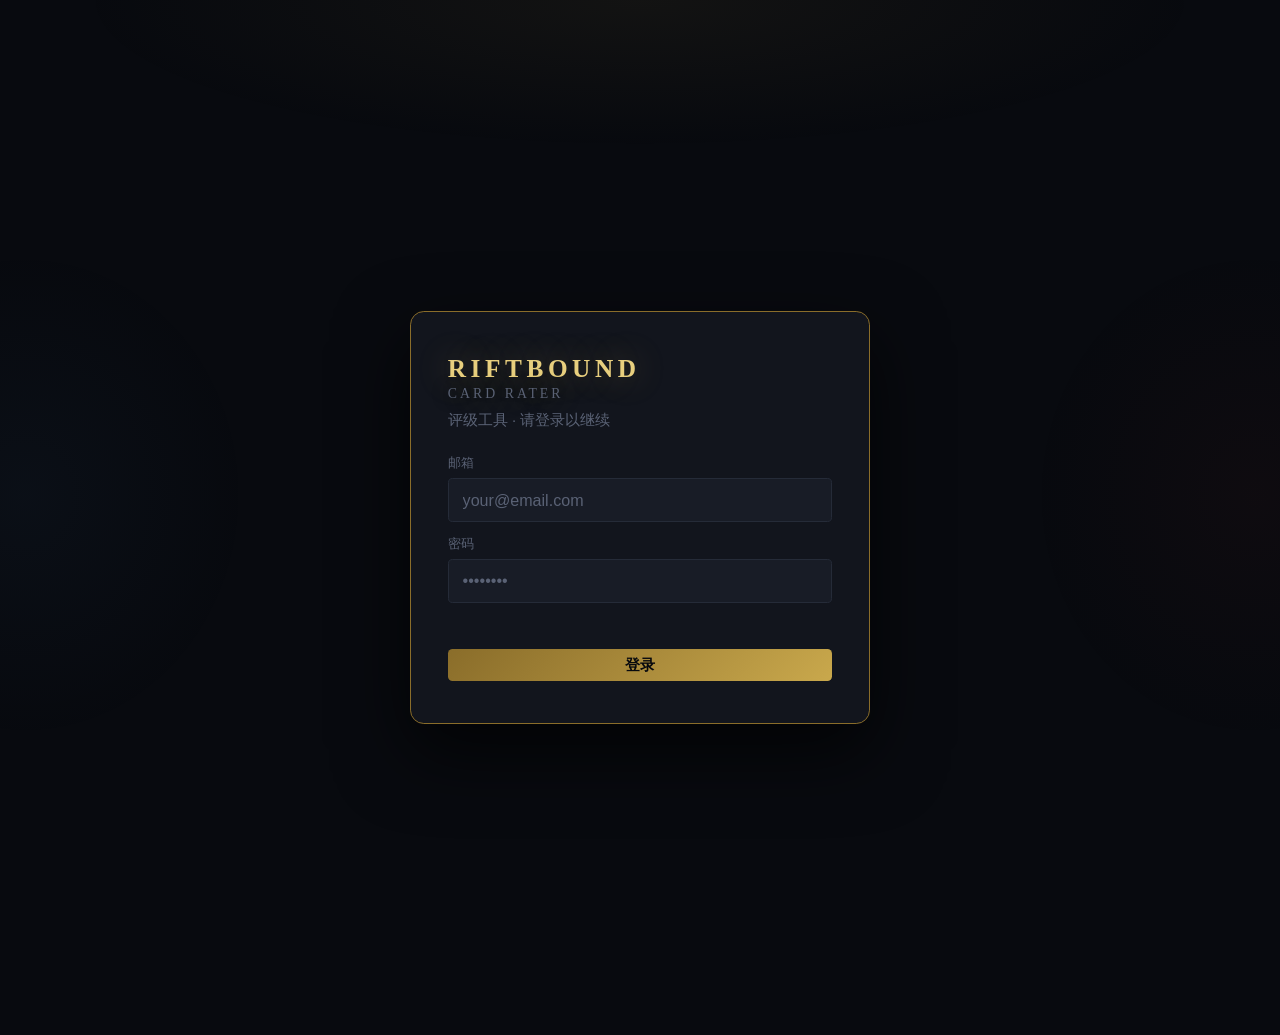
<file: index.html>
<!DOCTYPE html>
<html lang="zh-CN">
<head>
<meta charset="UTF-8">
<meta name="viewport" content="width=device-width, initial-scale=1.0">
<title>Riftbound · 单卡评级</title>
<link rel="stylesheet" href="style.css?v=cae4877">
</head>
<body>
<div class="app">

<!-- ── 登录界面 ── -->
<div class="auth-screen" id="authScreen">
  <div class="auth-card">
    <div class="auth-logo">RIFTBOUND<small>CARD RATER</small></div>
    <div class="auth-sub">评级工具 · 请登录以继续</div>
    <div class="mf">
      <label>邮箱</label>
      <input type="email" id="authEmail" placeholder="your@email.com" autocomplete="email" />
    </div>
    <div class="mf">
      <label>密码</label>
      <input type="password" id="authPassword" placeholder="••••••••" autocomplete="current-password" />
    </div>
    <div class="auth-err" id="authErr"></div>
    <button class="btn btn-gold" id="authBtn" onclick="doLogin()" style="width:100%;margin-top:6px">登录</button>
  </div>
</div>

<!-- ── 主界面 ── -->
<div class="main-screen" id="mainScreen" style="display:none">

<!-- Header -->
<header>
  <div class="logo">RIFTBOUND<small>CARD RATER</small></div>

  <!-- 赛制切换 -->
  <div class="header-center">
    <span class="hc-label">赛制</span>
    <div class="format-toggle" id="formatToggle">
      <button class="fmt-btn active" id="fBtnC" onclick="switchFormat('constructed')">构筑</button>
      <button class="fmt-btn"        id="fBtnL" onclick="switchFormat('limited')">限制</button>
    </div>
  </div>

  <div class="header-right">
    <div class="sync-pill">
      <div class="sync-dot" id="syncDot"></div>
      <span id="syncLabel">连接中…</span>
    </div>
    <div class="user-pill" id="userPill">
      <span class="user-pill-name" id="userPillName"
        onclick="editDisplayName()" title="点击修改昵称" style="cursor:pointer">—</span>
      <button class="btn btn-ghost btn-sm" onclick="doLogout()">退出</button>
    </div>
    <a href="scraper.html" class="btn btn-ghost btn-sm" style="text-decoration:none">🔧 爬虫工具</a>
    <button class="btn btn-ghost btn-sm" onclick="openStats()">📊 统计</button>
    <button class="btn btn-ghost btn-sm" onclick="openImport()">导入卡牌</button>
    <button class="btn btn-ghost btn-sm" onclick="openCompare()">⚖ 对比</button>
    <button class="btn btn-danger btn-sm" onclick="clearTab()">清空此页</button>
  </div>
</header>

<!-- Tabs -->
<div class="tab-bar" id="tabBar"></div>

<!-- Main -->
<div class="main">
  <div class="sidebar">

    <div class="prog-wrap">
      <div class="prog-hd"><span id="progLabel">全局进度</span><span id="progPct">0%</span></div>
      <div class="prog-bar"><div class="prog-fill" id="progFill" style="width:0%"></div></div>
    </div>

    <!-- 评级说明（按赛制动态渲染）-->
    <div class="sb-title" style="padding:10px 13px 0">评级说明</div>
    <div class="legend" id="legendPanel"></div>

    <div class="sb-stats" id="sbStats"></div>
  </div>

  <!-- Cards -->
  <div id="cardArea" class="card-area">
    <div class="filter-row" id="filterRow"></div>
    <div class="card-grid" id="cardGrid"></div>
  </div>

  <!-- Compare -->
  <div id="cmpArea" class="cmp-area" style="display:none"></div>
</div>

</div><!-- /main-screen -->
</div><!-- /app -->

<!-- ── Import Modal ── -->
<div class="overlay" id="importOv">
  <div class="modal">
    <div class="modal-title">导入卡牌</div>
    <div class="mf">
      <label>选择 scraper 导出的 JSON 文件</label>
      <input type="file" id="jsonFile" accept=".json"
        style="background:none;border:none;padding:0;color:var(--text-mid);font-size:12px"
        onchange="previewJson()" />
      <div class="hint">
        格式：scraper 导出的平铺数组，以 <b>cardNo</b> 为唯一标识去重。<br>
        已有卡牌（同 cardNo）自动跳过，不覆盖现有评级。
      </div>
    </div>
    <div class="import-result" id="jsonResult"></div>
    <div class="m-btns">
      <button class="btn btn-ghost" onclick="closeImport()">取消</button>
      <button class="btn btn-gold"  onclick="doJsonImport()">导入</button>
    </div>
  </div>
</div>

<!-- ── Compare Modal ── -->
<div class="overlay" id="cmpOv">
  <div class="modal">
    <div class="modal-title">⚖ 评级对比</div>
    <div class="hint" style="margin-bottom:12px">
      展示所有玩家在当前赛制下的评级，高亮显示差异项。
    </div>
    <div class="mf">
      <label>对比赛制</label>
      <select id="cmpFormat">
        <option value="constructed">构筑赛</option>
        <option value="limited">限制赛</option>
      </select>
    </div>
    <div class="m-btns">
      <button class="btn btn-ghost" onclick="closeCmp()">关闭</button>
      <button class="btn btn-gold"  onclick="startCompare()">开始对比</button>
    </div>
  </div>
</div>

<!-- ── Stats Modal ── -->
<div class="overlay" id="statsOv">
  <div class="modal modal-wide">
    <div class="modal-title">📊 评级统计</div>
    <div class="stats-format-row">
      <span class="hc-label">赛制</span>
      <div class="format-toggle">
        <button class="fmt-btn active" id="stFmtC" onclick="switchStatsFormat('constructed')">构筑</button>
        <button class="fmt-btn"        id="stFmtL" onclick="switchStatsFormat('limited')">限制</button>
      </div>
    </div>
    <div id="statsContent"></div>
    <div class="m-btns" style="margin-top:14px">
      <button class="btn btn-ghost" onclick="closeStats()">关闭</button>
    </div>
  </div>
</div>

<!-- ── Lightbox ── -->
<div class="lightbox" id="lightbox" onclick="closeLightbox(event)">
  <div class="lb-inner" id="lbInner">
    <button class="lb-close" onclick="closeLightbox()">×</button>
    <div id="lbContent"></div>
    <div class="lb-name" id="lbName"></div>
    <div class="lb-meta" id="lbMeta"></div>
  </div>
</div>

<div class="toast" id="toast"></div>

<script src="app.js?v=cae4877"></script>
</body>
</html>
</file>
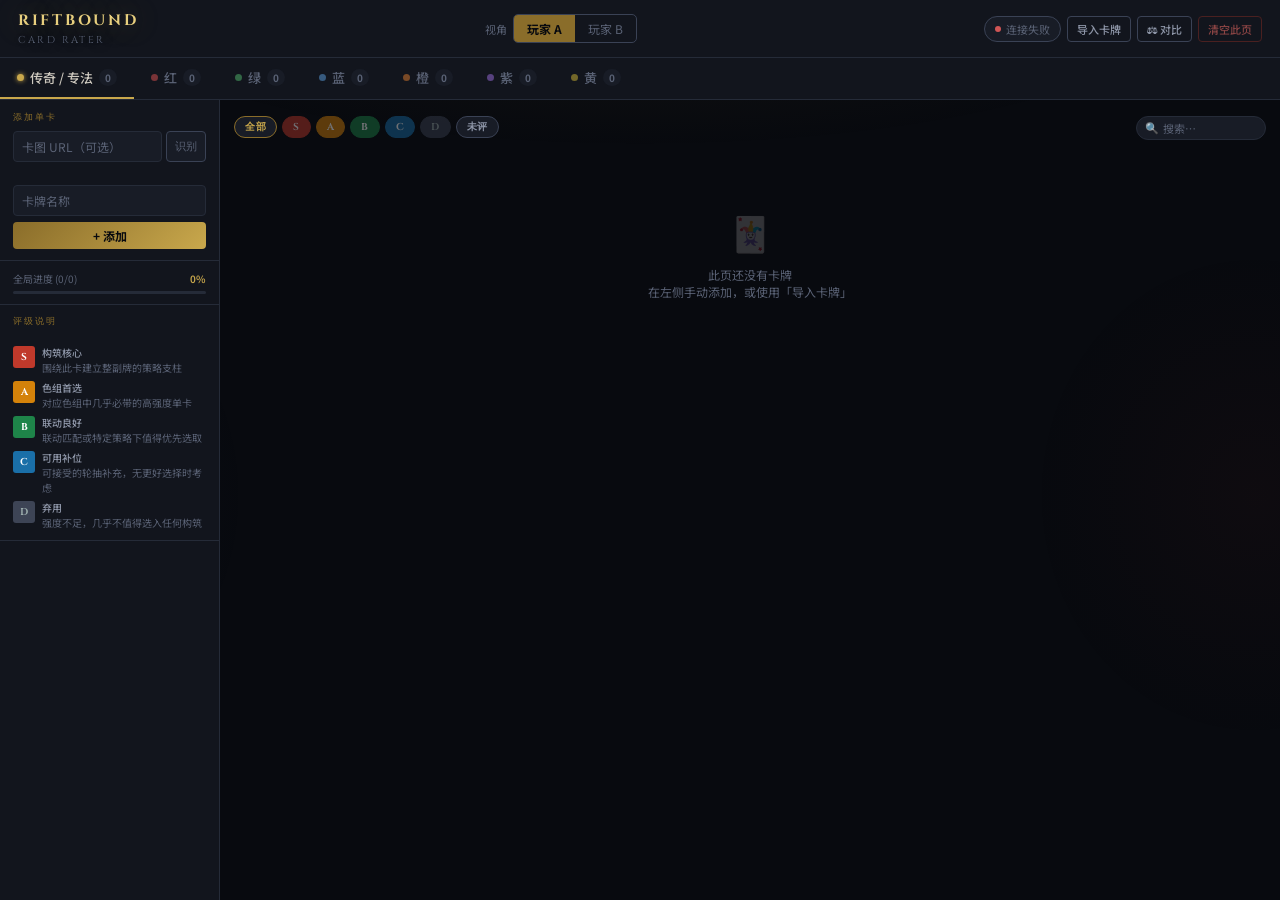
<file: riftbound_rater_v3.html>
<!DOCTYPE html>
<html lang="zh-CN">
<head>
<meta charset="UTF-8">
<meta name="viewport" content="width=device-width, initial-scale=1.0">
<title>Riftbound · 单卡评级</title>
<link href="https://fonts.googleapis.com/css2?family=Cinzel:wght@400;600;700&family=Noto+Sans+SC:wght@300;400;500;700&display=swap" rel="stylesheet">
<style>
:root {
  --gold:#c9a84c;--gold-light:#e8cf7e;--gold-dark:#8a6d2a;
  --bg:#080a0f;--bg-card:#0e1118;--bg-panel:#12151d;
  --bg-input:#181c26;--border:#252b38;--border-hi:#3a4255;
  --text:#cdc8be;--text-dim:#5a6275;--text-mid:#8e96a8;
  --s-bg:#c0392b;--a-bg:#d4820a;--b-bg:#1e8449;--c-bg:#1a6fa8;--d-bg:#3d4455;
  --s-fg:#fff;--a-fg:#fff;--b-fg:#fff;--c-fg:#fff;--d-fg:#9aa;
}
*{box-sizing:border-box;margin:0;padding:0;}
body{background:var(--bg);color:var(--text);font-family:'Noto Sans SC',sans-serif;min-height:100vh;user-select:none;}
body::before{content:'';position:fixed;inset:0;background:
  radial-gradient(ellipse 80% 30% at 50% 0%,rgba(201,168,76,.06) 0%,transparent 55%),
  radial-gradient(ellipse 35% 55% at 2% 55%,rgba(91,159,224,.04) 0%,transparent 50%),
  radial-gradient(ellipse 35% 55% at 98% 55%,rgba(192,57,43,.04) 0%,transparent 50%);
  pointer-events:none;z-index:0;}
.app{position:relative;z-index:1;display:flex;flex-direction:column;height:100vh;}

/* ── Header ── */
header{display:flex;align-items:center;justify-content:space-between;padding:10px 18px;
  border-bottom:1px solid var(--border);background:var(--bg-panel);flex-shrink:0;gap:8px;flex-wrap:wrap;}
.logo{font-family:'Cinzel',serif;font-size:15px;font-weight:700;letter-spacing:.18em;
  color:var(--gold-light);text-shadow:0 0 28px rgba(201,168,76,.4);white-space:nowrap;}
.logo small{display:block;font-size:10px;letter-spacing:.22em;color:var(--text-dim);font-weight:400;margin-top:2px;}
.header-center{display:flex;align-items:center;gap:6px;}
.user-toggle{display:flex;border:1px solid var(--border-hi);border-radius:5px;overflow:hidden;flex-shrink:0;}
.user-btn{padding:5px 13px;font-size:12px;cursor:pointer;background:transparent;
  border:none;color:var(--text-dim);transition:all .15s;font-family:'Noto Sans SC',sans-serif;white-space:nowrap;}
.user-btn.active{background:var(--gold-dark);color:#07090e;font-weight:700;}
.user-btn:hover:not(.active){background:var(--bg-input);color:var(--text);}
.header-right{display:flex;gap:6px;align-items:center;flex-wrap:wrap;}
.sync-pill{display:flex;align-items:center;gap:5px;padding:4px 10px;border-radius:14px;
  border:1px solid var(--border-hi);background:var(--bg-input);font-size:11px;color:var(--text-dim);white-space:nowrap;}
.sync-dot{width:6px;height:6px;border-radius:50%;background:var(--text-dim);transition:all .3s;}
.sync-dot.live{background:#7ecba1;box-shadow:0 0 5px #7ecba1;}
.sync-dot.syncing{background:var(--gold);animation:blink 1s infinite;}
.sync-dot.err{background:#d05555;}
@keyframes blink{0%,100%{opacity:1}50%{opacity:.25}}
.btn{padding:5px 11px;border-radius:4px;font-family:'Noto Sans SC',sans-serif;font-size:12px;
  font-weight:500;cursor:pointer;border:none;transition:all .15s;white-space:nowrap;}
.btn-gold{background:linear-gradient(135deg,var(--gold-dark),var(--gold));color:#07090e;font-weight:700;}
.btn-gold:hover{filter:brightness(1.12);}
.btn-ghost{background:transparent;border:1px solid var(--border-hi);color:var(--text-mid);}
.btn-ghost:hover{border-color:var(--gold-dark);color:var(--gold);}
.btn-danger{background:transparent;border:1px solid #4a2020;color:#8a4444;}
.btn-danger:hover{border-color:#a05050;color:#d07070;}
.btn-sm{padding:4px 9px;font-size:11px;}

/* ── Tabs ── */
.tab-bar{display:flex;border-bottom:1px solid var(--border);background:var(--bg-panel);
  flex-shrink:0;overflow-x:auto;scrollbar-width:none;}
.tab-bar::-webkit-scrollbar{display:none;}
.tab{padding:10px 17px;font-size:13px;font-weight:500;cursor:pointer;color:var(--text-dim);
  border-bottom:2px solid transparent;white-space:nowrap;transition:all .15s;
  display:flex;align-items:center;gap:6px;}
.tab:hover{color:var(--text-mid);}
.tab.active{color:var(--text);border-bottom-color:var(--ta,var(--gold));}
.tab-pip{width:7px;height:7px;border-radius:50%;background:var(--ta,var(--gold));opacity:.5;}
.tab.active .tab-pip{opacity:1;box-shadow:0 0 5px var(--ta,var(--gold));}
.tab-n{font-size:10px;font-weight:700;background:var(--bg-input);color:var(--text-dim);
  padding:1px 5px;border-radius:10px;min-width:18px;text-align:center;}
.tab-prog{font-size:9px;color:#7ecba1;font-weight:600;}

/* ── Layout ── */
.main{display:flex;flex:1;overflow:hidden;}

/* ── Sidebar ── */
.sidebar{width:220px;flex-shrink:0;border-right:1px solid var(--border);
  background:var(--bg-panel);display:flex;flex-direction:column;overflow-y:auto;scrollbar-width:thin;}
.sb-sec{padding:11px 13px;border-bottom:1px solid var(--border);}
.sb-title{font-family:'Cinzel',serif;font-size:9px;letter-spacing:.22em;
  color:var(--gold-dark);text-transform:uppercase;margin-bottom:7px;}

/* Add form */
.add-form{display:flex;flex-direction:column;gap:5px;}
.url-row{display:flex;gap:4px;}
.url-row input{flex:1;min-width:0;}
.add-form input{background:var(--bg-input);border:1px solid var(--border);border-radius:4px;
  color:var(--text);font-family:'Noto Sans SC',sans-serif;font-size:12px;padding:6px 8px;
  outline:none;width:100%;transition:border-color .2s;}
.add-form input:focus{border-color:var(--gold-dark);}
.add-form input::placeholder{color:var(--text-dim);}
.ocr-btn{flex-shrink:0;padding:5px 8px;background:var(--bg-input);border:1px solid var(--border-hi);
  border-radius:4px;color:var(--text-dim);font-size:11px;cursor:pointer;transition:all .15s;white-space:nowrap;}
.ocr-btn:hover{border-color:var(--gold-dark);color:var(--gold);}
.ocr-btn.loading{color:var(--gold);border-color:var(--gold-dark);animation:blink .7s infinite;}
.ocr-status{font-size:10px;color:var(--text-dim);min-height:13px;}

/* Progress */
.prog-wrap{padding:10px 13px;border-bottom:1px solid var(--border);}
.prog-hd{display:flex;justify-content:space-between;font-size:10px;margin-bottom:5px;}
.prog-hd span:first-child{color:var(--text-dim);}
.prog-hd span:last-child{color:var(--gold);font-weight:600;}
.prog-bar{height:3px;background:var(--border);border-radius:2px;}
.prog-fill{height:3px;background:linear-gradient(90deg,var(--gold-dark),var(--gold));
  border-radius:2px;transition:width .5s;}

/* Legend */
.legend{display:flex;flex-direction:column;gap:5px;padding:10px 13px;border-bottom:1px solid var(--border);}
.leg-row{display:flex;align-items:flex-start;gap:7px;}
.leg-badge{width:22px;height:22px;border-radius:3px;flex-shrink:0;display:flex;align-items:center;
  justify-content:center;font-family:'Cinzel',serif;font-size:10px;font-weight:700;margin-top:1px;}
.leg-text{font-size:10px;color:var(--text-dim);line-height:1.5;}
.leg-text b{color:var(--text-mid);font-weight:500;display:block;}

/* Stats */
.sb-stats{padding:10px 13px;flex:1;}
.st-row{display:flex;justify-content:space-between;align-items:center;margin-bottom:3px;}
.st-left{display:flex;align-items:center;gap:6px;}
.st-badge{width:18px;height:18px;border-radius:3px;display:flex;align-items:center;
  justify-content:center;font-family:'Cinzel',serif;font-size:9px;font-weight:700;}
.st-desc{font-size:10px;color:var(--text-dim);}
.st-num{font-size:14px;font-weight:700;}
.bar-wrap{margin-bottom:7px;height:2px;background:var(--border);border-radius:1px;}
.bar-fill{height:2px;border-radius:1px;transition:width .4s;}

/* ── Card area ── */
.card-area{flex:1;overflow-y:auto;padding:14px;}
.filter-row{display:flex;gap:5px;align-items:center;margin-bottom:12px;flex-wrap:wrap;}
.fc{padding:3px 10px;border-radius:14px;font-size:10px;font-weight:700;font-family:'Cinzel',serif;
  cursor:pointer;border:1.5px solid transparent;transition:all .13s;letter-spacing:.05em;}
.fc-all{background:var(--bg-input);color:var(--text-mid);border-color:var(--border-hi);}
.fc-all.active{border-color:var(--gold-dark);color:var(--gold);}
.fc-search{margin-left:auto;position:relative;}
.fc-search input{background:var(--bg-input);border:1px solid var(--border);border-radius:14px;
  color:var(--text);font-family:'Noto Sans SC',sans-serif;font-size:11px;padding:3px 10px 3px 26px;
  outline:none;width:130px;transition:border-color .2s,width .2s;}
.fc-search input:focus{border-color:var(--gold-dark);width:180px;}
.fc-search input::placeholder{color:var(--text-dim);}
.fc-search-ico{position:absolute;left:9px;top:50%;transform:translateY(-50%);font-size:11px;color:var(--text-dim);pointer-events:none;}
.card-count{font-size:10px;color:var(--text-dim);margin-left:4px;}
.card-grid{display:grid;grid-template-columns:repeat(auto-fill,minmax(152px,1fr));gap:11px;}

/* ── Card ── */
.ci{background:var(--bg-card);border:1px solid var(--border);border-radius:8px;overflow:hidden;
  transition:transform .18s,box-shadow .18s,border-color .18s;position:relative;}
.ci:hover{transform:translateY(-2px);box-shadow:0 6px 20px rgba(0,0,0,.55);}
.ci[data-g]{border-color:var(--gc,var(--border));}
.ci-thumb{aspect-ratio:5/7;position:relative;overflow:hidden;background:var(--bg-input);}
.ci-thumb img{width:100%;height:100%;object-fit:cover;display:block;transition:transform .3s;}
.ci:hover .ci-thumb img{transform:scale(1.05);}
.ci-ph{width:100%;height:100%;display:flex;flex-direction:column;align-items:center;
  justify-content:center;gap:5px;color:var(--text-dim);}
.ci-ph-ico{font-size:22px;opacity:.2;}
.ci-ph-name{font-size:10px;text-align:center;padding:0 6px;line-height:1.4;}
.ci-ribbon{position:absolute;top:0;right:0;width:30px;height:30px;display:flex;align-items:center;
  justify-content:center;font-family:'Cinzel',serif;font-size:13px;font-weight:700;
  border-radius:0 0 0 6px;box-shadow:-1px 1px 5px rgba(0,0,0,.55);z-index:2;}
/* friend badge in card thumb */
.ci-peer{position:absolute;bottom:4px;left:4px;display:flex;align-items:center;gap:3px;z-index:2;}
.ci-peer-badge{width:20px;height:20px;border-radius:3px;display:flex;align-items:center;
  justify-content:center;font-family:'Cinzel',serif;font-size:9px;font-weight:700;
  box-shadow:0 1px 4px rgba(0,0,0,.7);opacity:.92;}
.ci-peer-name{font-size:8px;color:rgba(255,255,255,.55);background:rgba(0,0,0,.5);
  padding:1px 4px;border-radius:2px;max-width:60px;overflow:hidden;text-overflow:ellipsis;white-space:nowrap;}
.ci-del{position:absolute;top:4px;left:4px;width:18px;height:18px;background:rgba(0,0,0,.65);
  border:none;border-radius:50%;color:var(--text-dim);font-size:11px;cursor:pointer;
  display:flex;align-items:center;justify-content:center;opacity:0;transition:opacity .15s;z-index:3;}
.ci:hover .ci-del{opacity:1;}
.ci-del:hover{color:#d06060;}
.ci-body{padding:7px 8px 8px;}
.ci-name{font-size:11px;font-weight:500;color:var(--text);margin-bottom:5px;
  white-space:nowrap;overflow:hidden;text-overflow:ellipsis;cursor:text;}
.gb-row{display:flex;gap:2px;margin-bottom:5px;}
.gb{flex:1;height:19px;border-radius:2px;border:none;font-family:'Cinzel',serif;
  font-size:9px;font-weight:700;cursor:pointer;opacity:.28;transition:opacity .12s,transform .1s;}
.gb:hover{opacity:.62;}
.gb.sel{opacity:1;transform:scaleY(1.1);}
.gb.s{background:var(--s-bg);color:#fff;}.gb.a{background:var(--a-bg);color:#fff;}
.gb.b{background:var(--b-bg);color:#fff;}.gb.c{background:var(--c-bg);color:#fff;}
.gb.d{background:var(--d-bg);color:var(--d-fg);}
.note-box{width:100%;background:var(--bg-input);border:1px solid var(--border);border-radius:3px;
  color:var(--text);font-family:'Noto Sans SC',sans-serif;font-size:10px;padding:4px 6px;
  resize:none;outline:none;line-height:1.5;transition:border-color .2s;user-select:text;}
.note-box:focus{border-color:var(--gold-dark);}
.note-box::placeholder{color:var(--text-dim);}
.note-box:read-only{opacity:.55;cursor:default;}
.empty{grid-column:1/-1;text-align:center;padding:55px 20px;color:var(--text-dim);}
.empty-ico{font-size:34px;opacity:.18;margin-bottom:10px;}
.empty-txt{font-size:12px;}

/* ── Compare view ── */
.cmp-area{flex:1;overflow-y:auto;padding:16px;display:flex;flex-direction:column;gap:16px;}
.cmp-tab-label{font-family:'Cinzel',serif;font-size:11px;letter-spacing:.15em;
  padding-bottom:7px;margin-bottom:8px;border-bottom:1px solid var(--border);}
.cmp-head{display:grid;grid-template-columns:165px 1fr 1fr;gap:10px;font-size:11px;
  color:var(--text-dim);padding-bottom:5px;border-bottom:1px solid var(--border-hi);margin-bottom:5px;}
.cmp-hl{text-align:center;font-family:'Cinzel',serif;font-size:11px;}
.cmp-row{display:grid;grid-template-columns:165px 1fr 1fr;gap:10px;align-items:start;
  padding:6px 0;border-bottom:1px solid rgba(37,43,56,.6);}
.cmp-row.diff{background:rgba(180,100,40,.06);border-radius:4px;padding:6px 7px;}
.cmp-name{font-size:12px;color:var(--text);display:flex;align-items:center;gap:5px;}
.diff-ico{font-size:13px;}
.cmp-cell{display:flex;flex-direction:column;align-items:center;gap:3px;}
.cmp-badge{width:34px;height:34px;border-radius:5px;display:flex;align-items:center;
  justify-content:center;font-family:'Cinzel',serif;font-size:15px;font-weight:700;}
.cmp-note{font-size:10px;color:var(--text-dim);text-align:center;line-height:1.4;max-width:105px;}

/* ── Modals ── */
.overlay{display:none;position:fixed;inset:0;background:rgba(0,0,0,.78);z-index:200;
  align-items:center;justify-content:center;backdrop-filter:blur(4px);}
.overlay.open{display:flex;}
.modal{background:var(--bg-panel);border:1px solid var(--gold-dark);border-radius:10px;
  padding:20px;width:90%;max-width:460px;box-shadow:0 18px 55px rgba(0,0,0,.7);
  max-height:88vh;overflow-y:auto;}
.modal-title{font-family:'Cinzel',serif;font-size:14px;color:var(--gold-light);
  margin-bottom:15px;letter-spacing:.1em;}
.mf{margin-bottom:12px;}
.mf label{display:block;font-size:10px;letter-spacing:.15em;color:var(--text-dim);
  text-transform:uppercase;margin-bottom:4px;}
.mf input,.mf textarea,.mf select{width:100%;background:var(--bg-input);border:1px solid var(--border);
  border-radius:4px;color:var(--text);font-family:'Noto Sans SC',sans-serif;
  font-size:12px;padding:7px 9px;outline:none;transition:border-color .2s;}
.mf input:focus,.mf textarea:focus,.mf select:focus{border-color:var(--gold-dark);}
.mf textarea{resize:vertical;min-height:80px;}
.mf select option{background:var(--bg-panel);}
.hint{font-size:10px;color:var(--text-dim);line-height:1.6;margin-top:5px;}
.hint b{color:var(--text-mid);}
.m-btns{display:flex;gap:7px;justify-content:flex-end;margin-top:13px;}
.import-modes{display:flex;gap:6px;margin-bottom:10px;}
.imode-btn{flex:1;padding:7px;border-radius:4px;font-size:11px;cursor:pointer;
  background:var(--bg-input);border:1px solid var(--border);color:var(--text-dim);
  text-align:center;transition:all .15s;font-family:'Noto Sans SC',sans-serif;}
.imode-btn.active{border-color:var(--gold-dark);color:var(--gold);background:rgba(138,109,42,.15);}
.imode-panel{display:none;}.imode-panel.active{display:block;}

/* Import result */
.import-result{margin-top:8px;font-size:11px;padding:7px 9px;border-radius:4px;
  background:rgba(30,132,73,.12);border:1px solid rgba(30,132,73,.3);color:#7ecba1;display:none;}
.import-result.err{background:rgba(192,57,43,.12);border-color:rgba(192,57,43,.3);color:#d07070;}

/* ── Toast ── */
.toast{position:fixed;bottom:16px;right:16px;background:var(--bg-panel);
  border:1px solid var(--gold-dark);color:var(--text);padding:7px 13px;border-radius:5px;
  font-size:11px;z-index:300;transform:translateY(10px);opacity:0;transition:all .2s;pointer-events:none;}
.toast.on{transform:translateY(0);opacity:1;}

/* Loading skeleton */
.skeleton-grid{display:grid;grid-template-columns:repeat(auto-fill,minmax(152px,1fr));gap:11px;}
.skel{background:var(--bg-card);border:1px solid var(--border);border-radius:8px;overflow:hidden;}
.skel-thumb{aspect-ratio:5/7;background:linear-gradient(110deg,var(--bg-input) 30%,var(--border) 50%,var(--bg-input) 70%);
  background-size:200% 100%;animation:shimmer 1.4s infinite;}
.skel-body{padding:8px;display:flex;flex-direction:column;gap:6px;}
.skel-line{height:8px;border-radius:3px;background:linear-gradient(110deg,var(--bg-input) 30%,var(--border) 50%,var(--bg-input) 70%);
  background-size:200% 100%;animation:shimmer 1.4s infinite;}
@keyframes shimmer{0%{background-position:200% 0}100%{background-position:-200% 0}}

::-webkit-scrollbar{width:4px;height:4px;}
::-webkit-scrollbar-track{background:transparent;}
::-webkit-scrollbar-thumb{background:var(--border-hi);border-radius:2px;}
</style>
</head>
<body>
<div class="app">

<!-- Header -->
<header>
  <div class="logo">RIFTBOUND<small>CARD RATER</small></div>

  <div class="header-center">
    <span style="font-size:11px;color:var(--text-dim)">视角</span>
    <div class="user-toggle" id="userToggle">
      <button class="user-btn active" id="uBtnA" onclick="switchUser('A')">玩家 A</button>
      <button class="user-btn"        id="uBtnB" onclick="switchUser('B')">玩家 B</button>
    </div>
  </div>

  <div class="header-right">
    <div class="sync-pill">
      <div class="sync-dot" id="syncDot"></div>
      <span id="syncLabel">连接中…</span>
    </div>
    <button class="btn btn-ghost btn-sm" onclick="openImport()">导入卡牌</button>
    <button class="btn btn-ghost btn-sm" onclick="openCompare()">⚖ 对比</button>
    <button class="btn btn-danger btn-sm" onclick="clearTab()">清空此页</button>
  </div>
</header>

<!-- Tabs -->
<div class="tab-bar" id="tabBar"></div>

<!-- Main -->
<div class="main">
  <div class="sidebar">

    <div class="sb-sec">
      <div class="sb-title">添加单卡</div>
      <div class="add-form">
        <div class="url-row">
          <input type="url" id="inImg" placeholder="卡图 URL（可选）" oninput="onImgInput()" />
          <button class="ocr-btn" id="ocrBtn" onclick="runOCR()" title="AI 识别卡名">识别</button>
        </div>
        <div class="ocr-status" id="ocrStatus"></div>
        <input type="text" id="inName" placeholder="卡牌名称" />
        <button class="btn btn-gold" onclick="addCard()" style="width:100%;margin-top:1px">+ 添加</button>
      </div>
    </div>

    <div class="prog-wrap">
      <div class="prog-hd"><span id="progLabel">当前页进度</span><span id="progPct">0%</span></div>
      <div class="prog-bar"><div class="prog-fill" id="progFill" style="width:0%"></div></div>
    </div>

    <div class="sb-title" style="padding:10px 13px 0">评级说明</div>
    <div class="legend">
      <div class="leg-row">
        <div class="leg-badge" style="background:var(--s-bg);color:#fff">S</div>
        <div class="leg-text"><b>构筑核心</b>围绕此卡建立整副牌的策略支柱</div>
      </div>
      <div class="leg-row">
        <div class="leg-badge" style="background:var(--a-bg);color:#fff">A</div>
        <div class="leg-text"><b>色组首选</b>对应色组中几乎必带的高强度单卡</div>
      </div>
      <div class="leg-row">
        <div class="leg-badge" style="background:var(--b-bg);color:#fff">B</div>
        <div class="leg-text"><b>联动良好</b>联动匹配或特定策略下值得优先选取</div>
      </div>
      <div class="leg-row">
        <div class="leg-badge" style="background:var(--c-bg);color:#fff">C</div>
        <div class="leg-text"><b>可用补位</b>可接受的轮抽补充，无更好选择时考虑</div>
      </div>
      <div class="leg-row">
        <div class="leg-badge" style="background:var(--d-bg);color:var(--d-fg)">D</div>
        <div class="leg-text"><b>弃用</b>强度不足，几乎不值得选入任何构筑</div>
      </div>
    </div>

    <div class="sb-stats" id="sbStats"></div>
  </div>

  <!-- Cards -->
  <div id="cardArea" class="card-area">
    <div class="filter-row" id="filterRow"></div>
    <div class="card-grid" id="cardGrid"></div>
  </div>

  <!-- Compare -->
  <div id="cmpArea" class="cmp-area" style="display:none"></div>
</div>
</div>

<!-- ── Import Modal ── -->
<div class="overlay" id="importOv">
  <div class="modal">
    <div class="modal-title">导入卡牌</div>
    <div class="import-modes">
      <div class="imode-btn active" id="iModeJson" onclick="switchImportMode('json')">📄 JSON 文件</div>
      <div class="imode-btn" id="iModeText"         onclick="switchImportMode('text')">✏ 手动文本</div>
    </div>

    <!-- JSON file mode -->
    <div class="imode-panel active" id="iPanelJson">
      <div class="mf">
        <label>选择 JSON 文件</label>
        <input type="file" id="jsonFile" accept=".json"
          style="background:none;border:none;padding:0;color:var(--text-mid);font-size:12px"
          onchange="previewJson()" />
        <div class="hint">支持官网爬取格式：<b>{"tab名": [{"name":"…","img":"…"}]}</b><br>
          已有卡牌（同名同页）自动跳过，不会覆盖现有评级。</div>
      </div>
      <div class="mf">
        <label>导入目标</label>
        <select id="jsonTarget">
          <option value="all">按 JSON 中的分页分别导入</option>
          <option value="special">传奇 / 专法</option>
          <option value="red">红</option>
          <option value="green">绿</option>
          <option value="blue">蓝</option>
          <option value="orange">橙</option>
          <option value="purple">紫</option>
          <option value="yellow">黄</option>
        </select>
      </div>
      <div class="import-result" id="jsonResult"></div>
      <div class="m-btns">
        <button class="btn btn-ghost" onclick="closeImport()">取消</button>
        <button class="btn btn-gold" onclick="doJsonImport()">导入</button>
      </div>
    </div>

    <!-- Text mode -->
    <div class="imode-panel" id="iPanelText">
      <div class="mf">
        <label>每行一张</label>
        <textarea id="bulkTxt" placeholder="月之降临&#10;https://example.com/card.png&#10;皎月护卫|https://example.com/card2.png"></textarea>
        <div class="hint">格式：<b>卡名</b> / <b>图片URL</b> / <b>卡名|图片URL</b><br>
          导入到当前选中页签，重复卡名自动跳过。</div>
      </div>
      <div class="m-btns">
        <button class="btn btn-ghost" onclick="closeImport()">取消</button>
        <button class="btn btn-gold" onclick="doBulkImport()">导入</button>
      </div>
    </div>
  </div>
</div>

<!-- ── Compare Modal ── -->
<div class="overlay" id="cmpOv">
  <div class="modal">
    <div class="modal-title">⚖ 评级对比</div>
    <div class="hint" style="margin-bottom:12px">实时读取两位玩家在 Supabase 中的评级，自动对比差异。</div>
    <div class="m-btns">
      <button class="btn btn-ghost" onclick="closeCmp()">关闭</button>
      <button class="btn btn-gold" onclick="startCompare()">开始对比</button>
    </div>
  </div>
</div>

<div class="toast" id="toast"></div>

<script>
// ═══════════════════════════════════════════════════════════
//  CONFIG — fill in your Supabase credentials
// ═══════════════════════════════════════════════════════════
const SB_URL = 'https://vepqjryrhvuehwemabqu.supabase.co';
const SB_KEY = 'eyJhbGciOiJIUzI1NiIsInR5cCI6IkpXVCJ9.eyJpc3MiOiJzdXBhYmFzZSIsInJlZiI6InZlcHFqcnlyaHZ1ZWh3ZW1hYnF1Iiwicm9sZSI6ImFub24iLCJpYXQiOjE3NzQ4NjA2MjYsImV4cCI6MjA5MDQzNjYyNn0.8ZWqTUwEQX1zFwTCLx7eqwfocDmw5DId2rrxoxDjrPk';

// Table schema (create once in Supabase dashboard):
//   cards_v2
//   ├─ id       text  PRIMARY KEY
//   ├─ tab      text
//   ├─ name     text
//   ├─ img      text  nullable
//   ├─ pos      int4
//   ├─ grade_a  text  nullable   ← player A grade
//   ├─ note_a   text  nullable
//   ├─ grade_b  text  nullable   ← player B grade
//   └─ note_b   text  nullable
//
//  RLS: disable or add anon read+write policy

const TABLE = 'cards_v2';

// ═══════════════════════════════════════════════════════════
//  TAB CONFIG
// ═══════════════════════════════════════════════════════════
const TABS = [
  { id:'special', label:'传奇 / 专法', color:'#c9a84c' },
  { id:'red',     label:'红',          color:'#e05252' },
  { id:'green',   label:'绿',          color:'#52b96e' },
  { id:'blue',    label:'蓝',          color:'#5b9fe0' },
  { id:'orange',  label:'橙',          color:'#e07d30' },
  { id:'purple',  label:'紫',          color:'#9b6de0' },
  { id:'yellow',  label:'黄',          color:'#d4b935' },
];

const G  = ['S','A','B','C','D'];
const GC = { S:'#c0392b', A:'#d4820a', B:'#1e8449', C:'#1a6fa8', D:'#3d4455' };
const GF = { S:'#fff', A:'#fff', B:'#fff', C:'#fff', D:'#9aa' };
const GL = { S:'构筑核心', A:'色组首选', B:'联动良好', C:'可用补位', D:'弃用' };

// ═══════════════════════════════════════════════════════════
//  STATE
// ═══════════════════════════════════════════════════════════
// db[tab] = [{ id, name, img, pos, grade_a, note_a, grade_b, note_b }]
let db = {};
TABS.forEach(t => db[t.id] = []);

let activeUser   = 'a';   // 'a' | 'b'
let activeTab    = 'special';
let activeFilter = 'ALL';
let searchQuery  = '';
let noteTimer    = null;
let pollTimer    = null;
let lastHash     = '';
let isLoading    = true;

// ═══════════════════════════════════════════════════════════
//  SUPABASE HELPERS
// ═══════════════════════════════════════════════════════════
const SB_HDR = () => ({
  'apikey':        SB_KEY,
  'Authorization': 'Bearer ' + SB_KEY,
  'Content-Type':  'application/json',
  'Prefer':        'return=minimal',
});

async function sbFetch(path, method = 'GET', body = null) {
  const opts = { method, headers: SB_HDR() };
  if (body !== null) opts.body = JSON.stringify(body);
  const r = await fetch(SB_URL + '/rest/v1/' + path, opts);
  if (!r.ok) throw new Error(`${r.status}: ${await r.text()}`);
  if (r.status === 204 || method === 'DELETE') return null;
  return r.json();
}

// Upsert: insert or update on conflict of id
async function sbUpsert(rows) {
  const hdrs = { ...SB_HDR(), 'Prefer': 'resolution=merge-duplicates,return=minimal' };
  const r = await fetch(SB_URL + '/rest/v1/' + TABLE, {
    method: 'POST', headers: hdrs, body: JSON.stringify(rows)
  });
  if (!r.ok) throw new Error(`upsert ${r.status}: ${await r.text()}`);
}

// ═══════════════════════════════════════════════════════════
//  BOOT & SYNC
// ═══════════════════════════════════════════════════════════
async function boot() {
  setSyncState('syncing', '连接中…');
  showSkeleton();
  try {
    await sbFetch(`${TABLE}?limit=1&select=id`);   // connection test
    await loadAll();
    pollTimer = setInterval(poll, 5000);
  } catch(e) {
    console.error('boot error', e);
    setSyncState('err', '连接失败');
    isLoading = false;
    renderAll();
  }
}

async function loadAll() {
  setSyncState('syncing', '加载中…');
  try {
    const rows = await sbFetch(`${TABLE}?select=*&order=tab,pos`);
    applyRows(rows);
    lastHash = hashRows(rows);
    setSyncState('live', '已同步');
  } catch(e) {
    console.error('load error', e);
    setSyncState('err', '加载失败');
  }
  isLoading = false;
  renderAll();
}

function applyRows(rows) {
  TABS.forEach(t => db[t.id] = []);
  for (const r of rows) {
    if (!db[r.tab]) continue;
    db[r.tab].push({
      id: r.id, name: r.name, img: r.img || '', pos: r.pos || 0,
      grade_a: r.grade_a || null, note_a: r.note_a || '',
      grade_b: r.grade_b || null, note_b: r.note_b || '',
    });
  }
}

async function poll() {
  try {
    const rows = await sbFetch(`${TABLE}?select=*&order=tab,pos`);
    const h = hashRows(rows);
    if (h !== lastHash) {
      lastHash = h;
      applyRows(rows);
      renderAll();
      setSyncState('live', '已同步');
    }
  } catch { /* silent */ }
}

function hashRows(rows) {
  return JSON.stringify(rows.map(r =>
    `${r.id}:${r.grade_a}:${r.note_a}:${r.grade_b}:${r.note_b}:${r.name}`));
}

// ═══════════════════════════════════════════════════════════
//  CARD OPS
// ═══════════════════════════════════════════════════════════
function uid() { return Date.now().toString(36) + Math.random().toString(36).slice(2,5); }

async function addCard() {
  const name = document.getElementById('inName').value.trim();
  const img  = document.getElementById('inImg').value.trim();
  if (!name && !img) { toast('请至少填入卡名或图片 URL'); return; }
  const list = db[activeTab];
  const cardName = name || `卡牌 #${list.length + 1}`;
  if (list.find(c => c.name === cardName)) { toast('该卡牌已存在'); return; }
  const card = { id: uid(), name: cardName, img, pos: list.length,
    grade_a: null, note_a: '', grade_b: null, note_b: '' };
  list.push(card);
  document.getElementById('inName').value = '';
  document.getElementById('inImg').value  = '';
  document.getElementById('ocrStatus').textContent = '';
  renderAll();
  await saveCard(card);
  toast('已添加：' + cardName);
}

async function delCard(id) {
  if (!confirm('确定删除此卡牌？此操作会从 Supabase 永久移除。')) return;
  TABS.forEach(t => { db[t.id] = db[t.id].filter(c => c.id !== id); });
  renderAll();
  setSyncState('syncing', '同步中…');
  try {
    await sbFetch(`${TABLE}?id=eq.${encodeURIComponent(id)}`, 'DELETE');
    setSyncState('live', '已同步');
  } catch(e) {
    console.error('delete error', e);
    setSyncState('err', '删除失败');
  }
}

async function setGrade(id, grade) {
  const c = findCard(id);
  if (!c) return;
  const key = 'grade_' + activeUser;
  c[key] = c[key] === grade ? null : grade;
  renderAll();
  await saveCard(c);
}

function updateNote(id, val) {
  const c = findCard(id);
  if (!c) return;
  c['note_' + activeUser] = val;
  clearTimeout(noteTimer);
  noteTimer = setTimeout(() => saveCard(c), 900);
}

async function saveCard(card) {
  const tab  = findTabOf(card.id) || activeTab;
  const row  = { id: card.id, tab, name: card.name, img: card.img || '', pos: card.pos || 0,
    grade_a: card.grade_a || null, note_a: card.note_a || '',
    grade_b: card.grade_b || null, note_b: card.note_b || '' };
  setSyncState('syncing', '同步中…');
  try {
    await sbUpsert(row);
    setSyncState('live', '已同步');
  } catch(e) {
    console.error('save error', e);
    setSyncState('err', '同步失败');
  }
}

async function editImg(id) {
  const c = findCard(id);
  if (!c) return;
  const url = prompt(`为「${c.name}」设置图片 URL（留空清除）：`, c.img || '');
  if (url === null) return;
  c.img = url.trim();
  renderCards();
  await saveCard(c);
}

async function editName(id, el) {
  const c = findCard(id);
  if (!c) return;
  const inp = document.createElement('input');
  inp.value = c.name;
  inp.style.cssText = 'width:100%;background:var(--bg-input);border:1px solid var(--gold-dark);border-radius:3px;color:var(--text);font-size:11px;padding:2px 5px;font-family:inherit;outline:none;user-select:text;';
  el.replaceWith(inp); inp.focus(); inp.select();
  const commit = async () => {
    const v = inp.value.trim();
    if (v && v !== c.name) { c.name = v; await saveCard(c); }
    renderAll();
  };
  inp.addEventListener('blur', commit);
  inp.addEventListener('keydown', e => {
    if (e.key === 'Enter') { e.preventDefault(); commit(); }
    if (e.key === 'Escape') renderAll();
  });
}

async function clearTab() {
  const label = TABS.find(t => t.id === activeTab).label;
  if (!confirm(`确定清空「${label}」页的所有卡牌？\n此操作将从 Supabase 永久删除所有该页卡牌。`)) return;
  const ids = db[activeTab].map(c => c.id);
  db[activeTab] = [];
  renderAll();
  if (!ids.length) return;
  setSyncState('syncing', '同步中…');
  try {
    // Delete in batch via IN filter
    const idList = ids.map(i => `"${i}"`).join(',');
    await sbFetch(`${TABLE}?id=in.(${ids.map(i => encodeURIComponent(i)).join(',')})`, 'DELETE');
    setSyncState('live', '已同步');
    toast(`已清空 ${ids.length} 张卡牌`);
  } catch(e) {
    console.error('clearTab error', e);
    setSyncState('err', '清空失败');
  }
}

function findCard(id)   { for(const t of TABS){ const c=db[t.id].find(c=>c.id===id); if(c) return c; } }
function findTabOf(id)  { for(const t of TABS){ if(db[t.id].find(c=>c.id===id)) return t.id; } }

// ═══════════════════════════════════════════════════════════
//  IMPORT
// ═══════════════════════════════════════════════════════════
let importMode = 'json';

function openImport()  { document.getElementById('importOv').classList.add('open'); }
function closeImport() { document.getElementById('importOv').classList.remove('open'); }

function switchImportMode(mode) {
  importMode = mode;
  document.getElementById('iModeJson').classList.toggle('active', mode === 'json');
  document.getElementById('iModeText').classList.toggle('active', mode === 'text');
  document.getElementById('iPanelJson').classList.toggle('active', mode === 'json');
  document.getElementById('iPanelText').classList.toggle('active', mode === 'text');
}

function previewJson() {
  const res = document.getElementById('jsonResult');
  res.style.display = 'none';
}

async function doJsonImport() {
  const file   = document.getElementById('jsonFile').files[0];
  const target = document.getElementById('jsonTarget').value;
  const res    = document.getElementById('jsonResult');
  if (!file) { toast('请先选择 JSON 文件'); return; }

  let parsed;
  try {
    const text = await file.text();
    parsed = JSON.parse(text);
  } catch {
    res.textContent = '❌ JSON 格式错误，请检查文件内容';
    res.className = 'import-result err'; res.style.display = 'block';
    return;
  }

  // Accept two formats:
  // 1. Official scrape: { tabId: [{name, img}] }
  // 2. App export (old): { tabId: [{id, name, img, grade, note}] }
  let total = 0, skipped = 0, added = 0;
  const newCards = [];

  const importIntoTab = (tabId, items) => {
    const list = db[tabId];
    if (!list) return;
    for (const item of items) {
      const cardName = item.name || `卡牌 #${list.length + total + 1}`;
      total++;
      if (list.find(c => c.name === cardName)) { skipped++; continue; }
      const card = {
        id: uid(), name: cardName, img: item.img || '', pos: list.length,
        grade_a: null, note_a: '', grade_b: null, note_b: ''
      };
      list.push(card);
      newCards.push({ card, tabId });
      added++;
    }
  };

  if (target === 'all') {
    // Multi-tab JSON: { special: [...], red: [...], ... }
    for (const [key, items] of Object.entries(parsed)) {
      if (!Array.isArray(items)) continue;
      const tabId = key.toLowerCase();
      importIntoTab(tabId, items);
    }
  } else {
    // Force all into selected tab
    let items = [];
    if (Array.isArray(parsed)) {
      items = parsed;
    } else {
      // Flatten all arrays from the JSON
      for (const v of Object.values(parsed)) {
        if (Array.isArray(v)) items.push(...v);
      }
    }
    importIntoTab(target, items);
  }

  renderAll();

  // Batch upsert to Supabase
  if (newCards.length) {
    setSyncState('syncing', '同步中…');
    try {
      const rows = newCards.map(({ card, tabId }) => ({
        id: card.id, tab: tabId, name: card.name, img: card.img || '',
        pos: card.pos, grade_a: null, note_a: '', grade_b: null, note_b: ''
      }));
      // Upsert in chunks of 200
      for (let i = 0; i < rows.length; i += 200) {
        await sbUpsert(rows.slice(i, i + 200));
      }
      setSyncState('live', '已同步');
    } catch(e) {
      console.error('import upsert error', e);
      setSyncState('err', '同步失败');
    }
  }

  res.textContent = `✓ 成功导入 ${added} 张，跳过重复 ${skipped} 张（共 ${total} 张）`;
  res.className = 'import-result'; res.style.display = 'block';
  toast(`导入完成：+${added} 张`);
}

async function doBulkImport() {
  const lines = document.getElementById('bulkTxt').value.split('\n').filter(l => l.trim());
  const list  = db[activeTab];
  const newCards = [];
  let added = 0;
  for (const line of lines) {
    const t = line.trim();
    let name, img;
    if (t.includes('|'))                                      { [name, img] = t.split('|').map(s => s.trim()); }
    else if (t.startsWith('http://') || t.startsWith('https://')) { img = t; name = ''; }
    else                                                          { name = t; img = ''; }
    const cardName = name || `卡牌 #${list.length + added + 1}`;
    if (list.find(c => c.name === cardName)) continue;
    const card = { id: uid(), name: cardName, img: img || '', pos: list.length + added,
      grade_a: null, note_a: '', grade_b: null, note_b: '' };
    list.push(card);
    newCards.push(card);
    added++;
  }
  document.getElementById('bulkTxt').value = '';
  closeImport();
  renderAll();
  if (newCards.length) {
    setSyncState('syncing', '同步中…');
    try {
      const rows = newCards.map(c => ({
        id: c.id, tab: activeTab, name: c.name, img: c.img || '', pos: c.pos,
        grade_a: null, note_a: '', grade_b: null, note_b: ''
      }));
      await sbUpsert(rows);
      setSyncState('live', '已同步');
    } catch(e) { setSyncState('err', '同步失败'); }
  }
  toast(`已导入 ${added} 张卡牌`);
}

// ═══════════════════════════════════════════════════════════
//  USER SWITCH
// ═══════════════════════════════════════════════════════════
function switchUser(u) {
  activeUser = u.toLowerCase();
  document.getElementById('uBtnA').classList.toggle('active', activeUser === 'a');
  document.getElementById('uBtnB').classList.toggle('active', activeUser === 'b');
  renderAll();
}

// ═══════════════════════════════════════════════════════════
//  COMPARE
// ═══════════════════════════════════════════════════════════
function openCompare() { document.getElementById('cmpOv').classList.add('open'); }
function closeCmp()    { document.getElementById('cmpOv').classList.remove('open'); }

function startCompare() {
  closeCmp();
  document.getElementById('cardArea').style.display = 'none';
  const area = document.getElementById('cmpArea');
  area.style.display = 'flex';

  let html = `<div style="display:flex;justify-content:space-between;align-items:center">
    <div style="font-family:'Cinzel',serif;font-size:14px;color:var(--gold-light);letter-spacing:.1em">评级对比</div>
    <button class="btn btn-ghost btn-sm" onclick="exitCmp()">退出对比</button>
  </div>`;

  for (const t of TABS) {
    const cards = db[t.id];
    if (!cards.length) continue;
    html += `<div><div class="cmp-tab-label" style="color:${t.color}">${t.label}</div>
      <div class="cmp-head">
        <div>卡牌</div>
        <div class="cmp-hl" style="color:var(--gold)">玩家 A</div>
        <div class="cmp-hl" style="color:#8ab4e8">玩家 B</div>
      </div>`;
    for (const c of cards) {
      const ga = c.grade_a, gb = c.grade_b, diff = ga !== gb;
      const badge = (g, col) => g
        ? `<div class="cmp-badge" style="background:${GC[g]};color:${GF[g]}">${g}</div>`
        : `<div class="cmp-badge" style="background:var(--bg-input);color:var(--text-dim);font-size:12px">—</div>`;
      html += `<div class="cmp-row ${diff ? 'diff' : ''}">
        <div class="cmp-name">${diff ? '<span class="diff-ico">⚡</span>' : '<span style="width:14px"></span>'}${c.name}</div>
        <div class="cmp-cell">${badge(ga)}${c.note_a ? `<div class="cmp-note">${c.note_a}</div>` : ''}</div>
        <div class="cmp-cell">${badge(gb)}${c.note_b ? `<div class="cmp-note">${c.note_b}</div>` : ''}</div>
      </div>`;
    }
    html += `</div>`;
  }
  area.innerHTML = html;
}

function exitCmp() {
  document.getElementById('cardArea').style.display = '';
  document.getElementById('cmpArea').style.display  = 'none';
}

// ═══════════════════════════════════════════════════════════
//  RENDER
// ═══════════════════════════════════════════════════════════
function renderAll() { renderTabs(); renderFilter(); renderCards(); renderStats(); renderProgress(); }

function renderTabs() {
  document.getElementById('tabBar').innerHTML = TABS.map(t => {
    const list    = db[t.id];
    const graded  = list.filter(c => c['grade_' + activeUser]).length;
    const total   = list.length;
    const pctStr  = total ? `${graded}/${total}` : '';
    return `<div class="tab ${activeTab === t.id ? 'active' : ''}" style="--ta:${t.color}"
      onclick="switchTab('${t.id}')">
      <div class="tab-pip"></div>${t.label}
      <div class="tab-n">${total}</div>
      ${total && graded === total ? '<span class="tab-prog">✓</span>' : ''}
    </div>`;
  }).join('');
}

function switchTab(id) {
  activeTab = id; activeFilter = 'ALL'; searchQuery = '';
  document.getElementById('searchBox') && (document.getElementById('searchBox').value = '');
  renderAll();
}

function renderFilter() {
  const gKey = 'grade_' + activeUser;
  const items = [
    { k:'ALL', label:'全部' },
    ...G.map(g => ({ k:g, label:g, grade:true })),
    { k:'NONE', label:'未评' }
  ];
  const filters = items.map(i => {
    const isG = !!i.grade, isActive = activeFilter === i.k;
    const style = isG
      ? `background:${GC[i.k]};color:${GF[i.k]};${isActive ? '' : 'opacity:.42'};border-color:${GC[i.k]}`
      : '';
    return `<div class="fc ${!isG ? 'fc-all' : ''} ${isActive && !isG ? 'active' : ''}"
      style="${style}" onclick="setFilter('${i.k}')">${i.label}</div>`;
  }).join('');

  const cnt = filtered().length;
  const total = db[activeTab].length;
  const countLabel = cnt < total
    ? `<span class="card-count">${cnt} / ${total}</span>` : '';

  document.getElementById('filterRow').innerHTML =
    filters + countLabel +
    `<div class="fc-search">
      <span class="fc-search-ico">🔍</span>
      <input id="searchBox" type="text" placeholder="搜索…" value="${searchQuery}"
        oninput="onSearch(this.value)" />
    </div>`;
}

function setFilter(f) { activeFilter = f; renderFilter(); renderCards(); }

function onSearch(v) {
  searchQuery = v.trim();
  renderCards();
  // update count label without re-rendering the whole filter row
  const cnt = filtered().length, total = db[activeTab].length;
  const cl = document.querySelector('.card-count');
  if (cl) cl.textContent = cnt < total ? `${cnt} / ${total}` : '';
}

function filtered() {
  const gKey = 'grade_' + activeUser;
  let list = db[activeTab];
  if (activeFilter === 'NONE') list = list.filter(c => !c[gKey]);
  else if (activeFilter !== 'ALL') list = list.filter(c => c[gKey] === activeFilter);
  if (searchQuery) {
    const q = searchQuery.toLowerCase();
    list = list.filter(c => c.name.toLowerCase().includes(q));
  }
  return list;
}

function renderCards() {
  const grid  = document.getElementById('cardGrid');
  if (isLoading) { showSkeleton(); return; }
  const cards = filtered();
  const gKey  = 'grade_' + activeUser;
  const nKey  = 'note_'  + activeUser;
  const pgKey = 'grade_' + (activeUser === 'a' ? 'b' : 'a'); // peer
  const peerLabel = activeUser === 'a' ? 'B' : 'A';

  if (!cards.length) {
    const msg = db[activeTab].length === 0
      ? '此页还没有卡牌<br>在左侧手动添加，或使用「导入卡牌」'
      : '此筛选下无卡牌';
    grid.innerHTML = `<div class="empty"><div class="empty-ico">🃏</div><div class="empty-txt">${msg}</div></div>`;
    return;
  }

  grid.innerHTML = cards.map(c => {
    const gc = c[gKey] ? GC[c[gKey]] : null;
    const gf = c[gKey] ? GF[c[gKey]] : null;
    const pg = c[pgKey];

    return `<div class="ci" ${gc ? `data-g="${c[gKey]}" style="--gc:${gc}"` : ''}
      ondblclick="editImg('${c.id}')" title="双击修改图片">
      <button class="ci-del" onclick="delCard('${c.id}')">×</button>
      <div class="ci-thumb">
        ${c.img
          ? `<img src="${c.img}" alt="${c.name}"
               onerror="this.style.display='none';this.nextElementSibling.style.display='flex'">
             <div class="ci-ph" style="display:none">
               <div class="ci-ph-ico">🃏</div>
               <div class="ci-ph-name">${c.name}</div>
             </div>`
          : `<div class="ci-ph">
               <div class="ci-ph-ico">🃏</div>
               <div class="ci-ph-name">${c.name}</div>
             </div>`
        }
        ${c[gKey] ? `<div class="ci-ribbon" style="background:${gc};color:${gf}">${c[gKey]}</div>` : ''}
        ${pg ? `<div class="ci-peer">
          <div class="ci-peer-badge" style="background:${GC[pg]};color:${GF[pg]}">${pg}</div>
          <span class="ci-peer-name">${peerLabel}</span>
        </div>` : ''}
      </div>
      <div class="ci-body">
        <div class="ci-name" title="点击编辑名称" onclick="editName('${c.id}',this)">${c.name}</div>
        <div class="gb-row">
          ${G.map(g => `<button class="gb ${g.toLowerCase()} ${c[gKey] === g ? 'sel' : ''}"
            onclick="setGrade('${c.id}','${g}')">${g}</button>`).join('')}
        </div>
        <textarea class="note-box" rows="2" placeholder="备注…"
          oninput="updateNote('${c.id}',this.value)">${c[nKey] || ''}</textarea>
      </div>
    </div>`;
  }).join('');
}

function renderStats() {
  const sec  = document.getElementById('sbStats');
  const list = db[activeTab];
  const gKey = 'grade_' + activeUser;
  if (!list.length) { sec.innerHTML = ''; return; }
  const total = list.length;
  let html = `<div class="sb-title">当前页统计</div>`;
  for (const g of G) {
    const n = list.filter(c => c[gKey] === g).length;
    const pct = Math.round(n / total * 100);
    html += `<div class="st-row">
      <div class="st-left">
        <div class="st-badge" style="background:${GC[g]};color:${GF[g]}">${g}</div>
        <span class="st-desc">${GL[g]}</span>
      </div>
      <div class="st-num">${n}</div>
    </div>
    <div class="bar-wrap"><div class="bar-fill" style="width:${pct}%;background:${GC[g]}"></div></div>`;
  }
  const ur = list.filter(c => !c[gKey]).length;
  html += `<div class="st-row" style="margin-top:3px">
    <span class="st-desc">未评级</span>
    <div class="st-num" style="font-size:13px">${ur}</div>
  </div>`;
  sec.innerHTML = html;
}

function renderProgress() {
  const gKey  = 'grade_' + activeUser;
  let graded = 0, total = 0;
  TABS.forEach(t => {
    const list = db[t.id];
    total  += list.length;
    graded += list.filter(c => c[gKey]).length;
  });
  const pct = total ? Math.round(graded / total * 100) : 0;
  document.getElementById('progFill').style.width = pct + '%';
  document.getElementById('progPct').textContent  = pct + '%';
  document.getElementById('progLabel').textContent =
    `全局进度 (${graded}/${total})`;
}

function showSkeleton() {
  const grid = document.getElementById('cardGrid');
  const n = 12;
  grid.innerHTML = Array(n).fill(0).map(() =>
    `<div class="skel"><div class="skel-thumb"></div>
      <div class="skel-body">
        <div class="skel-line" style="width:70%"></div>
        <div class="skel-line" style="width:100%;height:14px"></div>
        <div class="skel-line" style="width:100%;height:24px"></div>
      </div></div>`
  ).join('');
}

// ═══════════════════════════════════════════════════════════
//  OCR
// ═══════════════════════════════════════════════════════════
function onImgInput() {
  const url = document.getElementById('inImg').value.trim();
  document.getElementById('ocrBtn').style.opacity = url ? '1' : '0.4';
}

async function runOCR() {
  const url = document.getElementById('inImg').value.trim();
  if (!url) { toast('请先填入卡图 URL'); return; }
  const btn = document.getElementById('ocrBtn');
  const status = document.getElementById('ocrStatus');
  btn.classList.add('loading'); btn.textContent = '识别中…';
  status.textContent = '正在调用 AI…';
  try {
    const resp = await fetch('https://api.anthropic.com/v1/messages', {
      method: 'POST',
      headers: {
        'Content-Type': 'application/json',
        'anthropic-version': '2023-06-01',
        'anthropic-dangerous-direct-browser-calls': 'true',
      },
      body: JSON.stringify({
        model: 'claude-haiku-4-5-20251001',
        max_tokens: 64,
        messages: [{ role: 'user', content: [
          { type: 'image', source: { type: 'url', url } },
          { type: 'text',  text: '这是一张 Riftbound TCG 卡牌。请只回答卡牌名称（中文名），不要任何其他文字。无法识别则回答"未知"。' }
        ]}]
      })
    });
    const data = await resp.json();
    const name = data?.content?.[0]?.text?.trim() || '';
    if (name && name !== '未知') {
      document.getElementById('inName').value = name;
      status.textContent = `✓ ${name}`;
      status.style.color = '#7ecba1';
    } else {
      status.textContent = '无法识别，请手动输入';
      status.style.color = 'var(--text-dim)';
    }
  } catch(e) {
    status.textContent = 'AI 识别失败';
    status.style.color = '#d07070';
  }
  btn.classList.remove('loading'); btn.textContent = '识别';
}

// ═══════════════════════════════════════════════════════════
//  SYNC STATE UI
// ═══════════════════════════════════════════════════════════
function setSyncState(state, label) {
  document.getElementById('syncDot').className  = 'sync-dot ' + state;
  document.getElementById('syncLabel').textContent = label;
}

// ═══════════════════════════════════════════════════════════
//  TOAST
// ═══════════════════════════════════════════════════════════
let toastT;
function toast(msg) {
  const el = document.getElementById('toast');
  el.textContent = msg; el.classList.add('on');
  clearTimeout(toastT);
  toastT = setTimeout(() => el.classList.remove('on'), 2400);
}

// ═══════════════════════════════════════════════════════════
//  KEY BINDINGS
// ═══════════════════════════════════════════════════════════
document.getElementById('inName').addEventListener('keydown', e => { if(e.key==='Enter') addCard(); });
document.getElementById('inImg').addEventListener('keydown',  e => { if(e.key==='Enter') addCard(); });
document.getElementById('importOv').addEventListener('click', e => { if(e.target===e.currentTarget) closeImport(); });
document.getElementById('cmpOv').addEventListener('click',   e => { if(e.target===e.currentTarget) closeCmp(); });

// ═══════════════════════════════════════════════════════════
//  BOOT
// ═══════════════════════════════════════════════════════════
boot();
</script>

<!--
  ═══ Supabase 建表 SQL（在 Supabase SQL Editor 执行一次）═══

  CREATE TABLE public.cards_v2 (
    id       text PRIMARY KEY,
    tab      text NOT NULL,
    name     text NOT NULL,
    img      text,
    pos      integer DEFAULT 0,
    grade_a  text,
    note_a   text,
    grade_b  text,
    note_b   text
  );

  -- 关闭 RLS（开发/私有使用）
  ALTER TABLE public.cards_v2 DISABLE ROW LEVEL SECURITY;

  -- 或者保留 RLS 并添加匿名读写策略：
  -- CREATE POLICY "anon all" ON public.cards_v2
  --   FOR ALL TO anon USING (true) WITH CHECK (true);
-->

</body>
</html>
</file>
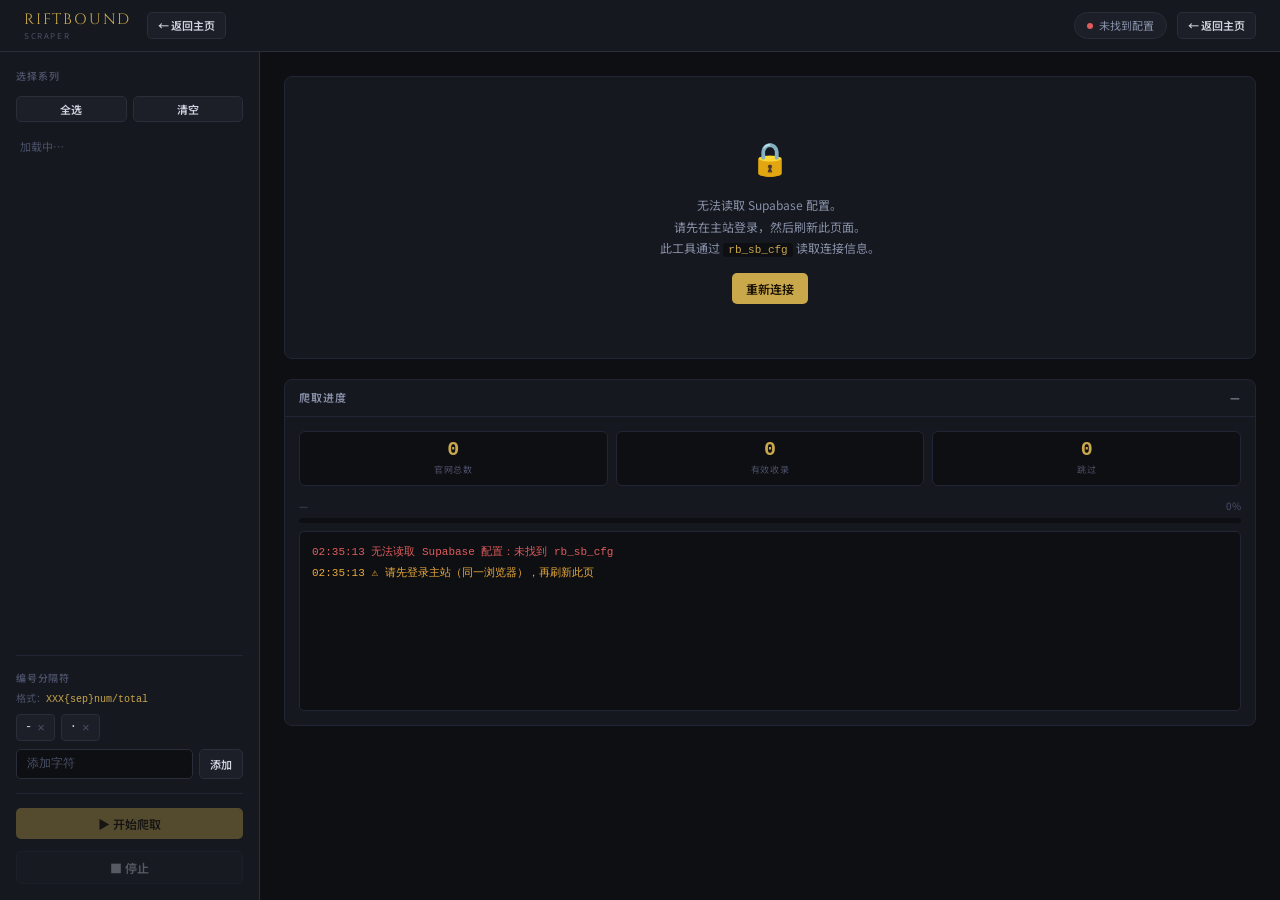
<file: scraper.html>
<!DOCTYPE html>
<html lang="zh-CN">
<head>
<meta charset="UTF-8">
<meta name="viewport" content="width=device-width, initial-scale=1.0">
<title>Riftbound · 卡牌爬取工具</title>
<link href="https://fonts.googleapis.com/css2?family=Cinzel:wght@400;600;700&family=Noto+Sans+SC:wght@300;400;500;700&display=swap" rel="stylesheet">
<style>
:root{--bg:#0e0f13;--surface:#16181f;--surface2:#1c1f28;--border:#2a2d3a;--border2:#222535;--text:#d0d4e0;--mid:#8890a8;--muted:#4a5068;--gold:#c9a84c;--accent:#5b8dee;--success:#3ecf8e;--warn:#e8a93a;--danger:#e05c5c;--mono:'Courier New',monospace;--sans:'Noto Sans SC',sans-serif;--display:'Cinzel',serif}
*{box-sizing:border-box;margin:0;padding:0}html,body{height:100%}
body{background:var(--bg);color:var(--text);font-family:var(--sans);font-size:13px;line-height:1.6}

/* ─── Header ─── */
header{display:flex;align-items:center;gap:16px;padding:0 24px;height:52px;border-bottom:1px solid var(--border);background:var(--surface);position:sticky;top:0;z-index:10}
.logo{font-family:var(--display);font-size:15px;letter-spacing:.12em;color:var(--gold)}
.logo small{display:block;font-size:8px;letter-spacing:.2em;color:var(--muted);font-family:var(--sans);margin-top:-2px}
.header-right{margin-left:auto;display:flex;align-items:center;gap:10px}
.sync-pill{display:flex;align-items:center;gap:6px;padding:4px 12px;background:var(--surface2);border:1px solid var(--border);border-radius:20px;font-size:11px;color:var(--mid)}
.sync-dot{width:6px;height:6px;border-radius:50%;background:var(--muted);transition:background .3s}
.sync-dot.ok{background:var(--success);box-shadow:0 0 5px var(--success)}.sync-dot.err{background:var(--danger)}
.sync-dot.spin{background:var(--warn);animation:blink 1s infinite}
@keyframes blink{0%,100%{opacity:1}50%{opacity:.3}}

/* ─── Layout ─── */
.layout{display:grid;grid-template-columns:260px 1fr;min-height:calc(100vh - 52px)}
.sidebar{border-right:1px solid var(--border);padding:16px;display:flex;flex-direction:column;gap:12px;background:var(--surface);overflow-y:auto}
.main-col{padding:24px;display:flex;flex-direction:column;gap:20px;overflow-y:auto}

/* ─── Card panel ─── */
.card{background:var(--surface);border:1px solid var(--border2);border-radius:8px;overflow:hidden}
.card-head{display:flex;align-items:center;justify-content:space-between;padding:9px 14px;border-bottom:1px solid var(--border2);font-size:11px;font-weight:600;letter-spacing:.1em;text-transform:uppercase;color:var(--mid)}
.card-body{padding:14px}

/* ─── Forms ─── */
.field{display:flex;flex-direction:column;gap:4px;margin-bottom:10px}.field:last-child{margin-bottom:0}
.field label{font-size:10px;font-weight:600;letter-spacing:.08em;text-transform:uppercase;color:var(--muted)}
input[type=text],select{background:var(--bg);border:1px solid var(--border);color:var(--text);padding:7px 10px;border-radius:5px;font-family:var(--sans);font-size:12px;outline:none;width:100%;transition:border-color .15s}
input:focus,select:focus{border-color:var(--accent)}input::placeholder{color:var(--muted)}

/* ─── Buttons ─── */
.btn{display:inline-flex;align-items:center;justify-content:center;gap:5px;padding:7px 14px;border-radius:5px;border:none;cursor:pointer;font-family:var(--sans);font-size:12px;font-weight:600;transition:opacity .15s,transform .1s;white-space:nowrap}
.btn:hover{opacity:.85}.btn:active{transform:scale(.97)}.btn:disabled{opacity:.35;cursor:not-allowed;transform:none}
.btn-gold{background:var(--gold);color:#1a1200}.btn-ghost{background:var(--surface2);border:1px solid var(--border);color:var(--text)}
.btn-danger{background:transparent;border:1px solid var(--danger);color:var(--danger)}
.btn-sm{padding:4px 10px;font-size:11px}.btn-full{width:100%}

/* ─── 系列选择列表（侧边栏）─── */
.set-list{display:flex;flex-direction:column;gap:4px}
.set-item{display:flex;align-items:center;gap:8px;padding:6px 10px;border:1px solid var(--border2);border-radius:5px;cursor:pointer;transition:border-color .15s,background .15s}
.set-item:hover{border-color:var(--accent);background:var(--surface2)}
.set-item input[type=checkbox]{accent-color:var(--gold);width:13px;height:13px;flex-shrink:0;cursor:pointer}
.set-item-code{font-family:var(--mono);font-size:11px;font-weight:700;color:var(--gold);min-width:42px}
.set-item-name{font-size:12px;color:var(--text);flex:1;overflow:hidden;text-overflow:ellipsis;white-space:nowrap}

/* ─── 系列管理表格 ─── */
.sets-table{width:100%;border-collapse:collapse}
.sets-table th,.sets-table td{padding:7px 10px;text-align:left;border-bottom:1px solid var(--border2)}
.sets-table th{font-size:10px;font-weight:600;letter-spacing:.08em;text-transform:uppercase;color:var(--muted);white-space:nowrap;background:var(--surface)}
.sets-table td{font-size:12px}.sets-table tbody tr:last-child td{border-bottom:none}
.sets-table tbody tr:hover td{background:var(--surface2)}
.sets-table .edit-input{background:transparent;border:1px solid transparent;color:var(--text);padding:3px 6px;border-radius:4px;font-family:var(--sans);font-size:12px;width:100%;outline:none;transition:border-color .15s}
.sets-table .edit-input:focus{border-color:var(--accent);background:var(--bg)}
.sets-table .edit-input.dirty{border-color:var(--warn)}
.sets-table .edit-input.saved{border-color:var(--success)}

/* ─── Misc ─── */
.code-badge{display:inline-block;padding:2px 8px;border-radius:4px;background:var(--surface2);border:1px solid var(--border);font-family:var(--mono);font-size:11px;font-weight:700;color:var(--gold)}
.tag{display:inline-block;padding:1px 6px;border-radius:3px;font-size:10px;font-weight:600;background:var(--surface2);border:1px solid var(--border);color:var(--text);margin:1px 1px 1px 0}
.tag-color{background:#12202e;border-color:#2a4060;color:#7ab8e8}
.divider{height:1px;background:var(--border2);margin:2px 0}

/* ─── 进度 ─── */
.stat-row{display:flex;gap:8px;margin-bottom:12px}
.stat-box{flex:1;background:var(--bg);border:1px solid var(--border2);border-radius:6px;padding:8px 10px;text-align:center}
.stat-num{font-size:20px;font-weight:700;color:var(--gold);line-height:1;font-family:var(--mono)}
.stat-label{font-size:9px;color:var(--muted);margin-top:3px;text-transform:uppercase;letter-spacing:.06em}
.prog-wrap{margin:8px 0}
.prog-track{background:var(--bg);border-radius:4px;overflow:hidden;height:5px}
.prog-fill{height:100%;background:var(--gold);transition:width .3s;border-radius:4px;width:0%}
.prog-label{display:flex;justify-content:space-between;font-size:10px;color:var(--muted);margin-bottom:4px}
.log-box{background:var(--bg);border:1px solid var(--border2);border-radius:5px;padding:10px 12px;height:180px;overflow-y:auto;font-family:var(--mono);font-size:11px;line-height:1.9;color:var(--muted)}
.log-ok{color:var(--success)}.log-warn{color:var(--warn)}.log-err{color:var(--danger)}.log-info{color:var(--text)}

/* ─── 结果表格 ─── */
.result-scroll{overflow-x:auto;max-height:420px;overflow-y:auto}
.result-table{width:100%;border-collapse:collapse;font-size:11px}
.result-table th{position:sticky;top:0;background:var(--surface);padding:7px 10px;text-align:left;border-bottom:1px solid var(--border);font-size:10px;font-weight:600;letter-spacing:.06em;text-transform:uppercase;color:var(--muted);white-space:nowrap}
.result-table td{padding:5px 10px;border-bottom:1px solid var(--border2);vertical-align:middle}
.result-table tr:hover td{background:var(--surface2)}

/* ─── 弹窗 ─── */
.overlay{display:none;position:fixed;inset:0;background:rgba(0,0,0,.65);z-index:200;align-items:center;justify-content:center}
.overlay.open{display:flex}
.modal{background:var(--surface);border:1px solid var(--border);border-radius:10px;padding:22px;width:340px;display:flex;flex-direction:column;gap:14px}
.modal-title{font-size:14px;font-weight:600;color:var(--text)}
.modal-actions{display:flex;gap:8px;justify-content:flex-end;margin-top:4px}

/* ─── 连字符配置标签 ─── */
.sep-tags{display:flex;flex-wrap:wrap;gap:6px;margin-top:6px}
.sep-tag{display:inline-flex;align-items:center;gap:4px;padding:3px 8px;border-radius:4px;background:var(--surface2);border:1px solid var(--border);font-family:var(--mono);font-size:12px;color:var(--text)}
.sep-tag button{background:none;border:none;color:var(--muted);cursor:pointer;font-size:13px;line-height:1;padding:0 1px}
.sep-tag button:hover{color:var(--danger)}
.sep-add-row{display:flex;gap:6px;margin-top:8px}
.sep-add-row input{flex:1}

/* ─── 未连接提示 ─── */
.no-auth{display:flex;flex-direction:column;align-items:center;gap:12px;padding:40px 20px;text-align:center;color:var(--mid)}
.no-auth-icon{font-size:32px}
.no-auth p{font-size:12px;line-height:1.8;max-width:280px}
.no-auth code{font-family:var(--mono);font-size:11px;color:var(--gold);background:var(--bg);padding:1px 5px;border-radius:3px}

/* ─── Toast ─── */
.toast{position:fixed;bottom:20px;left:50%;transform:translateX(-50%) translateY(10px);background:var(--surface2);border:1px solid var(--border);color:var(--text);padding:8px 18px;border-radius:20px;font-size:12px;opacity:0;pointer-events:none;transition:opacity .2s,transform .2s;z-index:999;white-space:nowrap}
.toast.show{opacity:1;transform:translateX(-50%) translateY(0)}

/* ─── 拖动排序 ─── */
.drag-handle{color:var(--muted);cursor:grab;font-size:14px;padding:0 6px;user-select:none;text-align:center;}
.drag-handle:active{cursor:grabbing;}
.sortable-row.dragging{opacity:.4;}
.sortable-row.drag-over td{background:rgba(91,141,238,.08);}
@media(max-width:700px){.layout{grid-template-columns:1fr}.sidebar{border-right:none;border-bottom:1px solid var(--border)}}
</style>
</head>
<body>
<header>
  <div class="logo">RIFTBOUND<small>SCRAPER</small></div>
  <a href="index.html" class="btn btn-ghost btn-sm" style="text-decoration:none">← 返回主页</a>
  <div class="header-right">
    <div class="sync-pill">
      <div class="sync-dot" id="sbDot"></div>
      <span id="sbLabel">初始化…</span>
    </div>
    <a href="index.html" class="btn btn-ghost btn-sm" style="text-decoration:none">← 返回主页</a>
  </div>
</header>

<div class="layout">

<!-- ═══ 侧边栏：系列选择 + 爬取控制 ═══ -->
<aside class="sidebar">

  <div style="font-size:10px;font-weight:600;letter-spacing:.1em;text-transform:uppercase;color:var(--muted)">选择系列</div>

  <div style="display:flex;gap:6px">
    <button class="btn btn-sm btn-ghost" style="flex:1" onclick="checkAll()">全选</button>
    <button class="btn btn-sm btn-ghost" style="flex:1" onclick="uncheckAll()">清空</button>
  </div>

  <div class="set-list" id="setList" style="flex:1;overflow-y:auto;min-height:60px">
    <div style="color:var(--muted);font-size:11px;padding:4px">加载中…</div>
  </div>

  <div class="divider"></div>

  <!-- 连字符配置 -->
  <div>
    <div style="font-size:10px;font-weight:600;letter-spacing:.08em;text-transform:uppercase;color:var(--muted);margin-bottom:4px">编号分隔符</div>
    <div style="font-size:10px;color:var(--muted);margin-bottom:6px">格式：<span style="font-family:var(--mono);color:var(--gold)">XXX{sep}num/total</span></div>
    <div class="sep-tags" id="sepTags"></div>
    <div class="sep-add-row">
      <input type="text" id="sepInput" placeholder="添加字符" maxlength="3" style="font-family:var(--mono)" />
      <button class="btn btn-sm btn-ghost" onclick="addSep()">添加</button>
    </div>
  </div>

  <div class="divider"></div>

  <button class="btn btn-gold btn-full" id="startBtn" onclick="startScrape()" disabled>▶ 开始爬取</button>
  <button class="btn btn-ghost btn-full" id="stopBtn" onclick="stopScrape()" disabled>■ 停止</button>

</aside>

<!-- ═══ 主区域 ═══ -->
<main class="main-col">

  <!-- 未登录提示（连接失败时显示）-->
  <div id="noAuthPanel" style="display:none" class="card">
    <div class="card-body">
      <div class="no-auth">
        <div class="no-auth-icon">🔒</div>
        <p>无法读取 Supabase 配置。<br>请先在主站登录，然后刷新此页面。<br>此工具通过 <code>rb_sb_cfg</code> 读取连接信息。</p>
        <button class="btn btn-gold" onclick="location.reload()">重新连接</button>
      </div>
    </div>
  </div>

  <!-- 系列管理 -->
  <div class="card" id="setsCard">
    <div class="card-head">
      系列管理
      <div style="display:flex;gap:6px">
        <button class="btn btn-sm btn-ghost" id="saveOrderBtn" onclick="saveSetOrder()" style="display:none">↑ 保存顺序</button>
        <button class="btn btn-sm btn-ghost" onclick="loadSets()">↻ 刷新</button>
        <button class="btn btn-sm btn-gold" onclick="openAddSet()">+ 新增</button>
      </div>
    </div>
    <div class="card-body" style="padding:0">
      <table class="sets-table">
        <thead>
          <tr><th style="width:28px"></th><th>代码</th><th>系列名称</th><th style="width:60px"></th></tr>
        </thead>
        <tbody id="setCfgBody">
          <tr><td colspan="4" style="color:var(--muted);padding:16px;text-align:center">加载中…</td></tr>
        </tbody>
      </table>
    </div>
  </div>

  <!-- 爬取进度（默认隐藏）-->
  <div class="card" id="progressCard" style="display:none">
    <div class="card-head">
      爬取进度
      <span id="progressText" style="font-weight:400;color:var(--text);font-size:11px">—</span>
    </div>
    <div class="card-body">
      <div class="stat-row">
        <div class="stat-box"><div class="stat-num" id="sFetched">0</div><div class="stat-label">官网总数</div></div>
        <div class="stat-box"><div class="stat-num" id="sValid">0</div><div class="stat-label">有效收录</div></div>
        <div class="stat-box"><div class="stat-num" id="sSkipped">0</div><div class="stat-label">跳过</div></div>
      </div>
      <div class="prog-wrap">
        <div class="prog-label"><span id="progSetLabel">—</span><span id="progPct">0%</span></div>
        <div class="prog-track"><div class="prog-fill" id="progFill"></div></div>
      </div>
      <div class="log-box" id="logBox"></div>
    </div>
  </div>

  <!-- 爬取结果（默认隐藏）-->
  <div class="card" id="resultCard" style="display:none">
    <div class="card-head">
      爬取结果
      <div style="display:flex;gap:6px">
        <button class="btn btn-sm btn-ghost" onclick="exportJSON()">↓ JSON</button>
        <button class="btn btn-sm btn-ghost" onclick="exportCSV()">↓ CSV</button>
      </div>
    </div>
    <div class="card-body" style="padding:0">
      <div class="result-scroll">
        <table class="result-table">
          <thead>
            <tr>
              <th>卡名</th><th>系列</th><th>编号</th><th>类型</th>
              <th>颜色</th><th>费用</th><th>战力</th><th>稀有度</th>
            </tr>
          </thead>
          <tbody id="resultBody"></tbody>
        </table>
      </div>
    </div>
  </div>

</main>
</div><!-- /.layout -->

<!-- ═══ 新增系列弹窗 ═══ -->
<div class="overlay" id="addSetOverlay">
  <div class="modal">
    <div class="modal-title">新增系列</div>
    <div class="field">
      <label>系列代码</label>
      <input type="text" id="newSetCode" placeholder="如 OGS" style="text-transform:uppercase;font-family:var(--mono)" />
    </div>
    <div class="field">
      <label>系列名称</label>
      <input type="text" id="newSetName" placeholder="如 起源系列" />
    </div>
    <div class="modal-actions">
      <button class="btn btn-ghost" onclick="closeAddSet()">取消</button>
      <button class="btn btn-gold" onclick="saveNewSet()">保存</button>
    </div>
  </div>
</div>

<div class="toast" id="toast"></div>

<script>
'use strict';
// ═══ 官网 API ═══
const OFFICIAL_API = 'https://lol-api.playloltcg.com/xcx/card/searchCardCraftWeb';

// ═══ 连字符默认集合（可在侧边栏动态增删）═══
// 编号格式：XXX{sep}num/total，其中 num 和 total 均为纯整数
// 当前已知：'-'（UNL-001/219）和 '·'（SFD·001/221）
const DEFAULT_SEPS = ['-', '·'];

let sbUrl = '', sbKey = '';
let sets = [], results = [], stopFlag = false;
let separators = [...DEFAULT_SEPS];

// ═══ 初始化：从 localStorage 读取主站写入的 Supabase 配置 ═══
// 主站登录成功后需将 { url, key } 写入 localStorage key: rb_sb_cfg
(async function init() {
  setSbStatus('spin', '连接中…');
  renderSepTags();

  try {
    const cfg = JSON.parse(localStorage.getItem('rb_sb_cfg') || 'null');
    if (!cfg?.url || !cfg?.key) throw new Error('未找到 rb_sb_cfg');
    sbUrl = cfg.url;
    sbKey = cfg.key;
  } catch(e) {
    setSbStatus('err', '未找到配置');
    document.getElementById('noAuthPanel').style.display = 'block';
    document.getElementById('setsCard').style.display = 'none';
    showLog();
    log('err', '无法读取 Supabase 配置：' + e.message);
    log('warn', '⚠ 请先登录主站（同一浏览器），再刷新此页');
    return;
  }

  try {
    await loadSets();
    setSbStatus('ok', '已连接');
  } catch(e) {
    setSbStatus('err', '连接失败');
    showLog();
    log('err', 'Supabase 连接失败：' + e.message);
  }
  updateStartBtn();
})();

// ═══ Supabase 请求头（优先用登录 token，退回 anon key）═══
function sbHdr(extra) {
  let token = sbKey;
  try {
    const s = JSON.parse(localStorage.getItem('rb_session') || '{}');
    if (s.access_token) token = s.access_token;
  } catch(e) {}
  return { 'apikey': sbKey, 'Authorization': 'Bearer ' + token, ...extra };
}

// ═══ Supabase REST 封装 ═══
async function sbGet(path) {
  const r = await fetch(sbUrl + '/rest/v1/' + path, { headers: sbHdr() });
  if (!r.ok) throw new Error('HTTP ' + r.status + ': ' + await r.text());
  const d = await r.json();
  if (!Array.isArray(d)) throw new Error('格式异常: ' + JSON.stringify(d).slice(0, 80));
  return d;
}
async function sbPost(path, body) {
  const r = await fetch(sbUrl + '/rest/v1/' + path, {
    method: 'POST',
    headers: sbHdr({ 'Content-Type': 'application/json', 'Prefer': 'return=minimal' }),
    body: JSON.stringify(body)
  });
  if (!r.ok) throw new Error('HTTP ' + r.status + ': ' + await r.text());
}
async function sbPatch(path, body) {
  const r = await fetch(sbUrl + '/rest/v1/' + path, {
    method: 'PATCH',
    headers: sbHdr({ 'Content-Type': 'application/json', 'Prefer': 'return=minimal' }),
    body: JSON.stringify(body)
  });
  if (!r.ok) throw new Error('HTTP ' + r.status + ': ' + await r.text());
}
async function sbDelete(path) {
  const r = await fetch(sbUrl + '/rest/v1/' + path, {
    method: 'DELETE',
    headers: sbHdr()
  });
  if (!r.ok) throw new Error('HTTP ' + r.status + ': ' + await r.text());
}

// ═══ 系列管理 ═══
async function loadSets() {
  sets = await sbGet('sets?order=sort_order.asc,code');
  renderSetCfgTable();
  renderSetList();
}

function renderSetCfgTable() {
  const body = document.getElementById('setCfgBody');
  if (!sets.length) {
    body.innerHTML = '<tr><td colspan="4" style="color:var(--muted);padding:16px;text-align:center">暂无系列，点击「新增」添加</td></tr>';
    return;
  }
  body.innerHTML = sets.map(s => `
    <tr draggable="true" data-code="${esc(s.code)}" class="sortable-row">
      <td class="drag-handle" title="拖动排序">⠿</td>
      <td><span class="code-badge">${esc(s.code)}</span></td>
      <td>
        <input class="edit-input" type="text" value="${esc(s.name)}"
          oninput="this.classList.add('dirty');this.classList.remove('saved')"
          onblur="saveSetName('${esc(s.code)}', this)" />
      </td>
      <td style="text-align:right">
        <button class="btn btn-sm btn-danger" onclick="deleteSet('${esc(s.code)}')">删除</button>
      </td>
    </tr>`).join('');
  initDragSort();
}

function renderSetList() {
  const wrap = document.getElementById('setList');
  if (!sets.length) {
    wrap.innerHTML = '<div style="color:var(--muted);font-size:11px;padding:4px">暂无系列</div>';
    updateStartBtn(); return;
  }
  wrap.innerHTML = sets.map(s => `
    <label class="set-item">
      <input type="checkbox" class="set-cb" value="${esc(s.code)}" checked onchange="updateStartBtn()" />
      <span class="set-item-code">${esc(s.code)}</span>
      <span class="set-item-name" title="${esc(s.name)}">${esc(s.name)}</span>
    </label>`).join('');
  updateStartBtn();
}

// ─── 新增 ───
function openAddSet() {
  document.getElementById('newSetCode').value = '';
  document.getElementById('newSetName').value = '';
  document.getElementById('addSetOverlay').classList.add('open');
  setTimeout(() => document.getElementById('newSetCode').focus(), 50);
}
function closeAddSet() {
  document.getElementById('addSetOverlay').classList.remove('open');
}
async function saveNewSet() {
  const code = document.getElementById('newSetCode').value.trim().toUpperCase();
  const name = document.getElementById('newSetName').value.trim();
  if (!code) { toast('系列代码不能为空'); return; }
  if (!name) { toast('系列名称不能为空'); return; }
  if (sets.find(s => s.code === code)) { toast('系列代码 ' + code + ' 已存在'); return; }
  try {
    await sbPost('sets', { code, name });
    closeAddSet();
    await loadSets();
    toast('✓ 已添加：' + code + ' · ' + name);
  } catch(e) { toast('保存失败：' + e.message); }
}
document.addEventListener('keydown', e => {
  if (document.getElementById('addSetOverlay').classList.contains('open')) {
    if (e.key === 'Enter')  saveNewSet();
    if (e.key === 'Escape') closeAddSet();
  }
});

// ─── 改名（onblur 触发）───
async function saveSetName(code, input) {
  const name = input.value.trim();
  const s = sets.find(x => x.code === code);
  // 值未变或为空时还原
  if (!name) { input.value = s?.name || ''; input.classList.remove('dirty'); return; }
  if (s && s.name === name) { input.classList.remove('dirty'); return; }
  try {
    await sbPatch('sets?code=eq.' + encodeURIComponent(code), { name });
    if (s) s.name = name;
    input.classList.remove('dirty');
    input.classList.add('saved');
    setTimeout(() => input.classList.remove('saved'), 1500);
    renderSetList();
    toast(code + ' 名称已更新');
  } catch(e) { toast('保存失败：' + e.message); }
}

// ─── 删除 ───
async function deleteSet(code) {
  if (!confirm('确认删除系列「' + code + '」？\n若主站已有该系列的卡牌数据，删除后关联将断裂。')) return;
  try {
    await sbDelete('sets?code=eq.' + encodeURIComponent(code));
    await loadSets();
    toast('已删除：' + code);
  } catch(e) { toast('删除失败：' + e.message); }
}

// ─── 拖动排序 ───
let dragSrc = null;

function initDragSort() {
  const rows = document.querySelectorAll('#setCfgBody .sortable-row');
  rows.forEach(row => {
    row.addEventListener('dragstart', e => {
      dragSrc = row;
      e.dataTransfer.effectAllowed = 'move';
      setTimeout(() => row.classList.add('dragging'), 0);
    });
    row.addEventListener('dragend', () => {
      row.classList.remove('dragging');
      document.querySelectorAll('#setCfgBody .sortable-row').forEach(r => r.classList.remove('drag-over'));
    });
    row.addEventListener('dragover', e => {
      e.preventDefault();
      if (row === dragSrc) return;
      document.querySelectorAll('#setCfgBody .sortable-row').forEach(r => r.classList.remove('drag-over'));
      row.classList.add('drag-over');
    });
    row.addEventListener('drop', e => {
      e.preventDefault();
      if (!dragSrc || dragSrc === row) return;
      const tbody = row.parentNode;
      const rows  = [...tbody.querySelectorAll('.sortable-row')];
      const srcIdx = rows.indexOf(dragSrc);
      const tgtIdx = rows.indexOf(row);
      if (srcIdx < tgtIdx) tbody.insertBefore(dragSrc, row.nextSibling);
      else                 tbody.insertBefore(dragSrc, row);
      row.classList.remove('drag-over');
      // 顺序已变，显示保存按钮
      document.getElementById('saveOrderBtn').style.display = '';
    });
  });
}

// ─── 保存顺序 ───
// 越靠上的系列获得越大的 sort_order 值（主站排序时 sort_order 降序 = 新系列在前）
async function saveSetOrder() {
  const rows = [...document.querySelectorAll('#setCfgBody .sortable-row')];
  const total = rows.length;
  const updates = rows.map((row, i) => ({
    code: row.dataset.code,
    sort_order: i + 1,  // 第一行得到最小值 1
  }));
  try {
    // 逐条 PATCH（sets 无复合主键，PostgREST 不支持批量 upsert by non-pk）
    await Promise.all(updates.map(u =>
      sbPatch('sets?code=eq.' + encodeURIComponent(u.code), { sort_order: u.sort_order })
    ));
    // 同步内存中 sets 的 sort_order
    updates.forEach(u => { const s = sets.find(x => x.code === u.code); if (s) s.sort_order = u.sort_order; });
    document.getElementById('saveOrderBtn').style.display = 'none';
    toast('✓ 系列顺序已保存');
  } catch(e) { toast('保存失败：' + e.message); }
}

// ═══ 连字符管理 ═══
function renderSepTags() {
  document.getElementById('sepTags').innerHTML = separators.map((s, i) => `
    <span class="sep-tag">
      <span>${esc(s)}</span>
      <button onclick="removeSep(${i})" title="移除">×</button>
    </span>`).join('');
}
function addSep() {
  const val = document.getElementById('sepInput').value;
  if (!val) return;
  if (separators.includes(val)) { toast('该分隔符已存在'); return; }
  separators.push(val);
  document.getElementById('sepInput').value = '';
  renderSepTags();
}
function removeSep(i) {
  if (separators.length <= 1) { toast('至少保留一个分隔符'); return; }
  separators.splice(i, 1);
  renderSepTags();
}

// ═══ 卡牌编号解析 ═══
// 目标格式：XXX{sep}num/total
//   XXX   = 全大写字母的系列代码（与 set.code 完全一致）
//   {sep} = 在 separators 列表内的连字符
//   num   = 纯整数，卡牌序号
//   total = 纯整数，系列编号上限
// 不符合此格式的编号（T/R 前缀的指示物/符文，含字母后缀的异画/超编）均被过滤
function parseCardNo(cardNo) {
  if (!cardNo) return null;
  // 动态构造字符类，特殊字符转义
  const sepClass = separators
    .map(s => s.replace(/[-[\]{}()*+?.,\\^$|#\s]/g, '\\$&'))
    .join('');
  const re = new RegExp('^([A-Z]+)[' + sepClass + '](\\d+)\\/(\\d+)$');
  const m = cardNo.match(re);
  if (!m) return null;
  return {
    prefix: m[1],
    num:    parseInt(m[2], 10),
    total:  parseInt(m[3], 10),
  };
}

// 有效卡牌判断：
// 1. 前缀与系列代码完全一致
// 2. 序号 ≤ total（排除超编卡）
// 满足 parseCardNo 格式本身已排除：指示物（T开头）、符文（R开头）、异画（序号含字母）
function isValidCard(cardNo, setCode) {
  const p = parseCardNo(cardNo);
  if (!p) return false;
  if (p.prefix !== setCode) return false;
  return p.num <= p.total;
}

// ═══ 爬取控制 ═══
function checkAll()   { document.querySelectorAll('.set-cb').forEach(c => c.checked = true);  updateStartBtn(); }
function uncheckAll() { document.querySelectorAll('.set-cb').forEach(c => c.checked = false); updateStartBtn(); }
function updateStartBtn() {
  document.getElementById('startBtn').disabled = !document.querySelector('.set-cb:checked');
}

async function startScrape() {
  const selected = [...document.querySelectorAll('.set-cb:checked')].map(c => c.value);
  if (!selected.length) { toast('请先勾选至少一个系列'); return; }

  const targetSets = sets.filter(s => selected.includes(s.code));
  results = []; stopFlag = false;

  document.getElementById('startBtn').disabled = true;
  document.getElementById('stopBtn').disabled = false;
  showLog();
  document.getElementById('resultCard').style.display = 'none';
  document.getElementById('resultBody').innerHTML = '';
  document.getElementById('logBox').innerHTML = '';
  setStats(0, 0, 0);
  setProgress(0, 1, '请求中…');

  // ─── 一次性拉取官网全量数据 ───
  log('info', '▶ 拉取官网全量卡牌数据…');
  let allCards;
  try {
    const r = await fetch(OFFICIAL_API, {
      method: 'POST',
      headers: { 'Content-Type': 'application/json' },
      body: JSON.stringify({ pageNum: 1, pageSize: 2000 })
    });
    const d = await r.json();
    allCards = d.result?.list || [];
    log('ok', '✓ 官网返回 ' + allCards.length + ' 张卡牌');
  } catch(e) {
    log('err', '官网 API 请求失败：' + e.message);
    document.getElementById('startBtn').disabled = false;
    document.getElementById('stopBtn').disabled = true;
    return;
  }

  // ─── 逐系列过滤 ───
  let totalValid = 0, totalSkipped = 0;

  for (let i = 0; i < targetSets.length; i++) {
    if (stopFlag) break;
    const s = targetSets[i];
    log('info', '处理系列：' + s.code + ' · ' + s.name);

    // 该系列前缀匹配的所有卡（含指示物/符文/超编/异画）
    const allInSet = allCards.filter(c => {
      const p = parseCardNo(c.cardNo);
      return p && p.prefix === s.code;
    });
    const validInSet   = allInSet.filter(c => isValidCard(c.cardNo, s.code));
    const skippedInSet = allInSet.length - validInSet.length;

    log('info', `  收录 ${validInSet.length} 张，跳过 ${skippedInSet} 张（超编/异画/指示物/符文）`);

    for (const c of validInSet) {
      if (stopFlag) break;
      // 官网原始字段全部保留，仅附加 set_code 供导入时使用
      results.push({ ...c, set_code: s.code });
      totalValid++;
    }
    totalSkipped += skippedInSet;

    setStats(allCards.length, totalValid, totalSkipped);
    setProgress(i + 1, targetSets.length, s.code);
    log('ok', '  ✓ ' + s.code + ' 完成');
  }

  document.getElementById('startBtn').disabled = false;
  document.getElementById('stopBtn').disabled = true;
  setProgress(targetSets.length, targetSets.length, '完成');

  const msg = stopFlag
    ? '■ 已停止，收录 ' + totalValid + ' 张'
    : `✓ 完成！收录 ${totalValid} 张，跳过 ${totalSkipped} 张`;
  log(stopFlag ? 'warn' : 'ok', msg);
  toast(msg);
  if (results.length) renderResults();
}

function stopScrape() {
  stopFlag = true;
  document.getElementById('stopBtn').disabled = true;
  log('warn', '■ 停止信号已发送…');
}

// ═══ 结果渲染 ═══
function renderResults() {
  document.getElementById('resultCard').style.display = 'block';
  document.getElementById('resultBody').innerHTML = results.map(c => `
    <tr>
      <td style="font-weight:500;white-space:nowrap">
        ${esc(c.cardName)}${c.subTitle ? '<span style="color:var(--muted)">·</span>' + esc(c.subTitle) : ''}
      </td>
      <td><span class="code-badge" style="font-size:10px">${esc(c.set_code)}</span></td>
      <td style="font-family:var(--mono);font-size:10px;color:var(--mid);white-space:nowrap">${esc(c.cardNo)}</td>
      <td><span class="tag">${esc(c.cardCategoryName)}</span></td>
      <td style="white-space:nowrap">
        ${(c.cardColorList || []).map(d => '<span class="tag tag-color">' + esc(d) + '</span>').join('')}
      </td>
      <td style="font-family:var(--mono);text-align:center;color:var(--mid)">${c.energy ?? '—'}</td>
      <td style="font-family:var(--mono);text-align:center;color:var(--mid)">${c.power ?? '—'}</td>
      <td style="color:var(--muted);white-space:nowrap">${esc(c.rarityName)}</td>
    </tr>`).join('');
  document.getElementById('resultCard').scrollIntoView({ behavior: 'smooth' });
}

// ═══ 导出（全字段原样导出，不做任何映射）═══
function exportJSON() {
  download('riftbound_cards_' + ts() + '.json', JSON.stringify(results, null, 2), 'application/json');
  toast('JSON 已导出（' + results.length + ' 张）');
}
function exportCSV() {
  if (!results.length) return;
  const h = Object.keys(results[0]);
  const rows = results.map(c => h.map(k => {
    const v = c[k];
    // 数组/对象序列化为 JSON 字符串
    return (Array.isArray(v) || (v !== null && typeof v === 'object')) ? JSON.stringify(v) : (v ?? '');
  }));
  const csv = [h, ...rows].map(r =>
    r.map(v => '"' + String(v).replace(/"/g, '""') + '"').join(',')
  ).join('\n');
  download('riftbound_cards_' + ts() + '.csv', csv, 'text/csv');
  toast('CSV 已导出（' + results.length + ' 张）');
}
function download(name, content, type) {
  const a = document.createElement('a');
  a.href = URL.createObjectURL(new Blob([content], { type }));
  a.download = name; a.click();
  setTimeout(() => URL.revokeObjectURL(a.href), 1000);
}

// ═══ UI 工具 ═══
function setSbStatus(state, msg) {
  document.getElementById('sbDot').className = 'sync-dot ' + state;
  document.getElementById('sbLabel').textContent = msg;
}
function showLog() { document.getElementById('progressCard').style.display = 'block'; }
function setProgress(done, total, label) {
  const pct = total ? Math.round(done / total * 100) : 0;
  document.getElementById('progFill').style.width = pct + '%';
  document.getElementById('progPct').textContent = pct + '%';
  document.getElementById('progressText').textContent = done + ' / ' + total;
  document.getElementById('progSetLabel').textContent = label || '';
}
function setStats(fetched, valid, skipped) {
  document.getElementById('sFetched').textContent = fetched;
  document.getElementById('sValid').textContent   = valid;
  document.getElementById('sSkipped').textContent = skipped;
}
function log(type, msg) {
  const box = document.getElementById('logBox');
  const line = document.createElement('div');
  line.className = 'log-' + type;
  line.textContent = new Date().toLocaleTimeString('zh-CN', { hour12: false }) + '  ' + msg;
  box.appendChild(line);
  box.scrollTop = box.scrollHeight;
}
let _tt;
function toast(msg) {
  const el = document.getElementById('toast');
  el.textContent = msg;
  el.classList.add('show');
  clearTimeout(_tt);
  _tt = setTimeout(() => el.classList.remove('show'), 2800);
}
function esc(s) {
  return String(s ?? '').replace(/&/g, '&amp;').replace(/</g, '&lt;').replace(/>/g, '&gt;').replace(/"/g, '&quot;');
}
function ts() {
  return new Date().toISOString().slice(0, 19).replace(/[T:]/g, '-');
}
</script>
</body>
</html>
</file>
<file: style.css>
/* ═══════════════════════════════════════════════════════════
   CSS VARIABLES
═══════════════════════════════════════════════════════════ */
:root {
  --gold:#c9a84c;--gold-light:#e8cf7e;--gold-dark:#8a6d2a;
  --legend-color:#b8c8e0;
  --bg:#080a0f;--bg-card:#0e1118;--bg-panel:#12151d;
  --bg-input:#181c26;--border:#252b38;--border-hi:#3a4255;
  --text:#cdc8be;--text-dim:#5a6275;--text-mid:#8e96a8;
  --s-bg:#c0392b;--a-bg:#d4820a;--b-bg:#1e8449;--c-bg:#1a6fa8;--d-bg:#3d4455;
  --s-fg:#fff;--a-fg:#fff;--b-fg:#fff;--c-fg:#fff;--d-fg:#9aa;
}

/* ── 字体导入 ── */
@import url('https://fonts.googleapis.com/css2?family=Cinzel:wght@400;500;600;700&family=Figtree:wght@400;500;600;700&display=swap');

*{box-sizing:border-box;margin:0;padding:0;}
body{background:var(--bg);color:var(--text);font-family:'Noto Sans SC','Figtree',sans-serif;
  min-height:100vh;user-select:none;}
body::before{content:'';position:fixed;inset:0;background:
  radial-gradient(ellipse 80% 30% at 50% 0%,rgba(201,168,76,.06) 0%,transparent 55%),
  radial-gradient(ellipse 35% 55% at 2% 55%,rgba(91,159,224,.04) 0%,transparent 50%),
  radial-gradient(ellipse 35% 55% at 98% 55%,rgba(192,57,43,.04) 0%,transparent 50%);
  pointer-events:none;z-index:0;}
.app{position:relative;z-index:1;zoom:1.15;}


/* ═══════════════════════════════════════════════════════════
   AUTH SCREEN
═══════════════════════════════════════════════════════════ */
.auth-screen{display:flex;align-items:center;justify-content:center;min-height:100vh;padding:20px;}
.auth-card{background:var(--bg-panel);border:1px solid var(--gold-dark);border-radius:12px;
  padding:36px 32px;width:100%;max-width:400px;box-shadow:0 24px 64px rgba(0,0,0,.7);}
.auth-logo{font-family:'Cinzel',serif;font-size:22px;font-weight:700;letter-spacing:.18em;
  color:var(--gold-light);text-shadow:0 0 28px rgba(201,168,76,.4);margin-bottom:2px;}
.auth-logo small{display:block;font-size:12px;letter-spacing:.22em;color:var(--text-dim);font-weight:400;margin-top:3px;}
.auth-sub{font-size:13px;color:var(--text-dim);margin-bottom:22px;margin-top:8px;}
.auth-err{font-size:12px;color:#d07070;min-height:18px;margin-bottom:4px;}
.auth-card .mf input{background:var(--bg-input);border:1px solid var(--border);border-radius:4px;
  color:var(--text);font-family:'Noto Sans SC','Figtree',sans-serif;font-size:14px;padding:10px 12px;
  outline:none;width:100%;transition:border-color .2s;}
.auth-card .mf input:focus{border-color:var(--gold-dark);}
.auth-card .mf input::placeholder{color:var(--text-dim);}
#authBtn.loading{opacity:.65;pointer-events:none;}

/* ═══════════════════════════════════════════════════════════
   MAIN SCREEN
═══════════════════════════════════════════════════════════ */
.main-screen{display:flex;flex-direction:column;height:100vh;}

/* ── Header ── */
header{display:flex;align-items:center;justify-content:space-between;padding:12px 22px;
  border-bottom:1px solid var(--border);background:var(--bg-panel);flex-shrink:0;gap:10px;flex-wrap:wrap;
  box-shadow:0 2px 12px rgba(0,0,0,.2);}
.logo{font-family:'Cinzel',serif;font-size:18px;font-weight:700;letter-spacing:.18em;
  color:var(--gold-light);text-shadow:0 0 28px rgba(201,168,76,.4);white-space:nowrap;}
.logo small{display:block;font-size:11px;letter-spacing:.22em;color:var(--text-dim);font-weight:400;margin-top:2px;
  font-family:'Figtree',sans-serif;}
.header-center{display:flex;align-items:center;gap:8px;}
.hc-label{font-size:12px;color:var(--text-dim);font-family:'Figtree',sans-serif;}
.header-right{display:flex;gap:8px;align-items:center;flex-wrap:wrap;}

/* 赛制切换 */
.format-toggle{display:flex;border:1px solid var(--border-hi);border-radius:5px;overflow:hidden;flex-shrink:0;}
.fmt-btn{padding:6px 16px;font-size:13px;cursor:pointer;background:transparent;
  border:none;color:var(--text-dim);transition:all .15s;font-family:'Noto Sans SC',sans-serif;white-space:nowrap;}
.fmt-btn.active{background:var(--gold-dark);color:#07090e;font-weight:700;}
.fmt-btn:hover:not(.active){background:var(--bg-input);color:var(--text);}

/* 同步状态 */
.sync-pill{display:flex;align-items:center;gap:6px;padding:5px 12px;border-radius:14px;
  border:1px solid var(--border-hi);background:var(--bg-input);font-size:12px;color:var(--text-dim);white-space:nowrap;
  font-family:'Figtree',sans-serif;}
.sync-dot{width:7px;height:7px;border-radius:50%;background:var(--text-dim);transition:all .3s;}
.sync-dot.live{background:#7ecba1;box-shadow:0 0 5px #7ecba1;}
.sync-dot.syncing{background:var(--gold);animation:blink 1s infinite;}
.sync-dot.err{background:#d05555;}
@keyframes blink{0%,100%{opacity:1}50%{opacity:.25}}

/* 用户 pill */
.user-pill{display:flex;align-items:center;gap:8px;padding:4px 6px 4px 12px;
  border-radius:14px;border:1px solid var(--border-hi);background:var(--bg-input);}
.user-pill-name{font-size:12px;color:var(--gold);font-weight:500;white-space:nowrap;font-family:'Figtree',sans-serif;}

/* 通用按钮 */
.btn{padding:6px 13px;border-radius:4px;font-family:'Figtree',sans-serif;font-size:13px;
  font-weight:500;cursor:pointer;border:none;transition:all .15s;white-space:nowrap;}
.btn-gold{background:linear-gradient(135deg,var(--gold-dark),var(--gold));color:#07090e;font-weight:700;}
.btn-gold:hover{filter:brightness(1.12);transform:translateY(-1px);box-shadow:0 4px 12px rgba(201,168,76,.3);}
.btn-ghost{background:transparent;border:1px solid var(--border-hi);color:var(--text-mid);}
.btn-ghost:hover{border-color:var(--gold-dark);color:var(--gold);}
.btn-danger{background:transparent;border:1px solid #4a2020;color:#8a4444;}
.btn-danger:hover{border-color:#a05050;color:#d07070;}
.btn-sm{padding:5px 11px;font-size:12px;}

/* ── Tabs ── */
.tab-bar{display:flex;border-bottom:1px solid var(--border);background:var(--bg-panel);
  flex-shrink:0;overflow-x:auto;scrollbar-width:none;box-shadow:0 2px 8px rgba(0,0,0,.15);}
.tab-bar::-webkit-scrollbar{display:none;}
.tab{padding:12px 20px;font-size:14px;font-weight:500;cursor:pointer;color:var(--text-dim);
  border-bottom:2px solid transparent;white-space:nowrap;transition:all .15s;
  display:flex;align-items:center;gap:7px;font-family:'Figtree',sans-serif;}
.tab:hover{color:var(--text-mid);}
.tab.active{color:var(--text);border-bottom-color:var(--ta,var(--gold));}
.tab-pip{width:8px;height:8px;border-radius:50%;background:var(--ta,var(--gold));opacity:.5;}
.tab.active .tab-pip{opacity:1;box-shadow:0 0 6px var(--ta,var(--gold));}
.tab-n{font-size:11px;font-weight:700;background:var(--bg-input);color:var(--text-dim);
  padding:2px 6px;border-radius:10px;min-width:20px;text-align:center;font-family:'Figtree',sans-serif;}
.tab-prog{font-size:10px;color:#7ecba1;font-weight:600;font-family:'Figtree',sans-serif;}

/* ── Layout ── */
.main{display:flex;flex:1;overflow:hidden;}

/* ── Sidebar ── */
.sidebar{width:260px;flex-shrink:0;border-right:1px solid var(--border);
  background:var(--bg-panel);display:flex;flex-direction:column;overflow-y:auto;scrollbar-width:thin;}
.sb-sec{padding:14px 16px;border-bottom:1px solid var(--border);}
.sb-title{font-family:'Cinzel',serif;font-size:10px;letter-spacing:.22em;
  color:var(--gold-dark);text-transform:uppercase;margin-bottom:9px;}

/* Progress */
.prog-wrap{padding:12px 16px;border-bottom:1px solid var(--border);}
.prog-hd{display:flex;justify-content:space-between;font-size:11px;margin-bottom:6px;font-family:'Figtree',sans-serif;}
.prog-hd span:first-child{color:var(--text-dim);}
.prog-hd span:last-child{color:var(--gold);font-weight:600;}
.prog-bar{height:4px;background:var(--border);border-radius:2px;}
.prog-fill{height:4px;background:linear-gradient(90deg,var(--gold-dark),var(--gold));
  border-radius:2px;transition:width .5s;}

/* Legend — 评级说明 */
.legend{display:flex;flex-direction:column;gap:6px;padding:12px 16px;border-bottom:1px solid var(--border);}
.leg-row{display:flex;align-items:flex-start;gap:8px;}
.leg-badge{width:26px;height:26px;border-radius:3px;flex-shrink:0;display:flex;align-items:center;
  justify-content:center;font-family:'Cinzel',serif;font-size:12px;font-weight:700;margin-top:1px;}
.leg-text{font-size:11px;color:var(--text-dim);line-height:1.5;}
.leg-text b{color:var(--text-mid);font-weight:500;display:block;}

/* Stats */
.sb-stats{padding:12px 16px;flex:1;}
.st-grid{display:grid;grid-template-columns:repeat(5,1fr);gap:5px;margin-bottom:8px;}
.st-cell{display:flex;flex-direction:column;align-items:center;gap:3px;
  background:var(--bg-input);border:1px solid var(--border);border-radius:5px;padding:5px 4px;}
.st-badge{width:20px;height:20px;border-radius:3px;display:flex;align-items:center;
  justify-content:center;font-family:'Cinzel',serif;font-size:10px;font-weight:700;}
.st-num{font-size:13px;font-weight:700;line-height:1;font-family:'Figtree',sans-serif;}
.st-unrated{display:flex;justify-content:space-between;font-size:11px;margin-top:6px;
  border-top:1px solid var(--border);padding-top:8px;font-family:'Figtree',sans-serif;}
.st-unrated span:first-child{color:var(--text-dim);}
.st-unrated span:last-child{color:var(--text-mid);font-weight:600;}

/* ── Cards Area ── */
.card-area{flex:1;padding:18px 22px;overflow-y:auto;display:flex;flex-direction:column;gap:14px;scrollbar-width:thin;}
.card-grid{display:grid;grid-template-columns:repeat(auto-fill,minmax(190px,1fr));gap:14px;}

/* 筛选栏 */
.filter-row{display:flex;flex-direction:column;gap:8px;}

/* 第一行：系列筛选(左) + 搜索框(右) */
.fc-set-row{display:flex;gap:8px;align-items:center;justify-content:space-between;flex-wrap:wrap;}
.fc-set-left{display:flex;gap:8px;align-items:center;flex-wrap:wrap;flex:1;}

/* 第二行：评级筛选(左) + 排序框(右) */
.fc-grade-row{display:flex;gap:8px;align-items:center;flex-wrap:wrap;}
.fc{padding:6px 14px;font-size:12px;font-weight:600;border-radius:4px;cursor:pointer;
  transition:all .15s;white-space:nowrap;border:1px solid transparent;font-family:'Figtree',sans-serif;}
.fc.fc-all{background:var(--bg-input);border:1px solid var(--border-hi);color:var(--text-dim);}
.fc.fc-all:hover,.fc.fc-all.active{border-color:var(--gold-dark);color:var(--gold);}
.card-count{font-size:11px;color:var(--text-mid);font-weight:500;padding:0 4px;font-family:'Figtree',sans-serif;}

/* 排序选择框 */
.sort-select{background:var(--bg-input);border:1px solid var(--border-hi);border-radius:4px;
  color:var(--text-mid);font-family:'Figtree',sans-serif;font-size:12px;padding:6px 10px;
  cursor:pointer;outline:none;transition:all .15s;min-width:120px;margin-left:auto;}
.sort-select:hover,.sort-select:focus{border-color:var(--gold-dark);color:var(--gold);}

/* 搜索框 */
.fc-search{position:relative;display:flex;align-items:center;}
.fc-search-ico{position:absolute;left:10px;font-size:13px;pointer-events:none;opacity:.4;}
#searchBox{background:var(--bg-input);border:1px solid var(--border-hi);border-radius:4px;
  color:var(--text);font-family:'Figtree',sans-serif;font-size:12px;
  padding:6px 10px 6px 30px;width:180px;outline:none;transition:all .2s;}
#searchBox:focus{border-color:var(--gold-dark);width:220px;}
#searchBox::placeholder{color:var(--text-dim);}

/* ── Card Item ── */
.ci{background:var(--bg-card);border:1px solid var(--border);border-radius:10px;
  transition:all .2s;position:relative;overflow:hidden;display:flex;flex-direction:column;
  box-shadow:0 2px 8px rgba(0,0,0,.2);}
.ci[data-g]{border-color:var(--gc);}
.ci:hover{border-color:var(--gold-dark);box-shadow:0 4px 16px rgba(201,168,76,.2);transform:translateY(-2px);}
.ci-del{position:absolute;top:6px;right:6px;width:24px;height:24px;border-radius:50%;
  background:rgba(14,17,24,.88);border:1px solid var(--border);color:var(--text-dim);
  font-size:14px;cursor:pointer;z-index:5;display:flex;align-items:center;justify-content:center;
  opacity:0;transition:all .15s;}
.ci:hover .ci-del{opacity:1;}
.ci-del:hover{border-color:#a05050;color:#d07070;}

/* Thumb & Ribbon */
.ci-thumb{position:relative;width:100%;aspect-ratio:5/7;overflow:hidden;border-radius:10px 10px 0 0;}
.ci-thumb img{width:100%;height:100%;object-fit:cover;display:block;}
/* 评分 ribbon：顶部居中 */
.ci-ribbon{position:absolute;top:8px;left:50%;transform:translateX(-50%);
  padding:4px 12px;border-radius:4px;font-family:'Cinzel',serif;font-size:13px;
  font-weight:700;box-shadow:0 2px 8px rgba(0,0,0,.4);z-index:4;}

/* Placeholder */
.ci-ph{width:100%;height:100%;display:flex;flex-direction:column;align-items:center;
  justify-content:center;gap:6px;background:var(--bg-panel);}
.ci-ph-ico{font-size:42px;opacity:.15;}
.ci-ph-name{font-size:11px;color:var(--text-dim);max-width:80%;text-align:center;line-height:1.3;}

/* Peer badges */
.ci-peers{position:absolute;bottom:6px;left:6px;right:6px;display:flex;gap:4px;flex-wrap:wrap;z-index:3;}
.ci-peer-badge{display:flex;align-items:center;gap:4px;padding:3px 6px;border-radius:3px;
  font-size:10px;font-weight:600;box-shadow:0 1px 3px rgba(0,0,0,.3);font-family:'Figtree',sans-serif;}
.ci-peer-grade{font-family:'Cinzel',serif;}
.ci-peer-name{opacity:.85;}

/* Body */
.ci-body{padding:11px 13px 14px;display:flex;flex-direction:column;gap:6px;}
.ci-name{font-size:13px;font-weight:500;line-height:1.35;color:var(--text);}

/* Meta */
.ci-meta{display:flex;gap:4px;flex-wrap:wrap;margin-bottom:2px;}
.ci-tag{display:inline-block;padding:2px 7px;border-radius:3px;font-size:10px;font-weight:500;
  font-family:'Figtree',sans-serif;}
.card-num{background:var(--bg-input);border:1px solid var(--border);color:var(--text-dim);}
.color-tag{background:var(--ct);color:#fff;opacity:.88;}

/* Grade buttons */
.gb-row{display:flex;gap:3px;}
.gb{flex:1;padding:6px 0;font-family:'Cinzel',serif;font-size:11px;font-weight:700;
  border-radius:3px;cursor:pointer;border:1px solid var(--border);background:var(--bg-input);
  color:var(--text-dim);transition:all .15s;}
.gb.s{border-color:var(--s-bg);color:var(--s-bg);}
.gb.a{border-color:var(--a-bg);color:var(--a-bg);}
.gb.b{border-color:var(--b-bg);color:var(--b-bg);}
.gb.c{border-color:var(--c-bg);color:var(--c-bg);}
.gb.d{border-color:var(--d-bg);color:var(--d-bg);}
.gb.sel{background:var(--s-bg);color:var(--s-fg);}
.gb.a.sel{background:var(--a-bg);color:var(--a-fg);}
.gb.b.sel{background:var(--b-bg);color:var(--b-fg);}
.gb.c.sel{background:var(--c-bg);color:var(--c-fg);}
.gb.d.sel{background:var(--d-bg);color:var(--d-fg);}
.gb:hover:not(.sel){filter:brightness(1.25);transform:translateY(-1px);}

/* Labels & inputs */
.box-label{font-size:10px;color:var(--text-dim);letter-spacing:.05em;margin-top:4px;font-family:'Figtree',sans-serif;}
.comment-box,.note-box{background:var(--bg-input);border:1px solid var(--border);
  border-radius:4px;color:var(--text);font-family:'Noto Sans SC','Figtree',sans-serif;font-size:11px;
  padding:6px 8px;resize:none;outline:none;transition:border-color .2s;line-height:1.4;}
.comment-box:focus,.note-box:focus{border-color:var(--gold-dark);}
.comment-box::placeholder,.note-box::placeholder{color:var(--text-dim);}

/* Empty state */
.empty{grid-column:1/-1;display:flex;flex-direction:column;align-items:center;gap:12px;
  padding:50px 20px;color:var(--text-dim);}
.empty-ico{font-size:64px;opacity:.18;}
.empty-txt{font-size:13px;text-align:center;line-height:1.6;}

/* ── Compare area ── */
.cmp-area{flex:1;padding:18px 22px;overflow-y:auto;flex-direction:column;gap:16px;scrollbar-width:thin;}
.cmp-tab-label{font-family:'Cinzel',serif;font-size:12px;letter-spacing:.15em;
  text-transform:uppercase;margin-bottom:8px;font-weight:600;}
.cmp-head,.cmp-row{display:grid;gap:6px;font-size:12px;align-items:center;font-family:'Figtree',sans-serif;}
.cmp-head{border-bottom:1px solid var(--border);padding-bottom:6px;margin-bottom:4px;
  font-size:10px;color:var(--text-dim);letter-spacing:.05em;text-transform:uppercase;font-weight:500;}
.cmp-hl{font-weight:600;color:var(--text-mid);}
.cmp-row{padding:7px 0;border-bottom:1px solid rgba(37,43,56,.4);}
.cmp-row.diff{background:rgba(201,168,76,.05);}
.cmp-name{display:flex;align-items:center;gap:5px;font-weight:500;}
.diff-ico{color:var(--gold);font-size:11px;}
.cmp-cell{display:flex;flex-direction:column;gap:4px;align-items:center;}
.cmp-badge{width:28px;height:28px;border-radius:4px;display:flex;align-items:center;
  justify-content:center;font-family:'Cinzel',serif;font-size:12px;font-weight:700;}
.cmp-note{font-size:10px;color:var(--text-dim);max-width:100px;overflow:hidden;
  text-overflow:ellipsis;white-space:nowrap;text-align:center;}

/* ═══════════════════════════════════════════════════════════
   OVERLAY & MODAL
═══════════════════════════════════════════════════════════ */
.overlay{display:none;position:fixed;inset:0;background:rgba(0,0,0,.72);z-index:200;
  align-items:center;justify-content:center;backdrop-filter:blur(3px);}
.overlay.open{display:flex;}
.modal{background:var(--bg-panel);border:1px solid var(--border-hi);border-radius:10px;
  padding:22px 26px;width:100%;max-width:500px;box-shadow:0 20px 60px rgba(0,0,0,.7);}
.modal-title{font-family:'Cinzel',serif;font-size:15px;color:var(--gold-light);
  letter-spacing:.12em;margin-bottom:16px;}
.mf{margin-bottom:12px;}
.mf label{display:block;font-size:11px;color:var(--text-dim);letter-spacing:.05em;
  text-transform:uppercase;margin-bottom:5px;font-family:'Figtree',sans-serif;}
.mf input,.mf select,.mf textarea{background:var(--bg-input);border:1px solid var(--border);
  border-radius:4px;color:var(--text);font-family:'Figtree',sans-serif;font-size:13px;
  padding:9px 11px;outline:none;width:100%;transition:border-color .2s;}
.mf input:focus,.mf select:focus,.mf textarea:focus{border-color:var(--gold-dark);}
.mf input::placeholder,.mf textarea::placeholder{color:var(--text-dim);}
.mf select{cursor:pointer;}
.hint{font-size:11px;color:var(--text-dim);line-height:1.6;margin-top:6px;font-family:'Figtree',sans-serif;}
.hint b{color:var(--text-mid);}
.m-btns{display:flex;gap:8px;justify-content:flex-end;margin-top:15px;}
/* Import result */
.import-result{margin-top:10px;font-size:12px;padding:8px 10px;border-radius:4px;
  background:rgba(30,132,73,.12);border:1px solid rgba(30,132,73,.3);color:#7ecba1;display:none;
  font-family:'Figtree',sans-serif;}
.import-result.err{background:rgba(192,57,43,.12);border-color:rgba(192,57,43,.3);color:#d07070;}

/* ── Sets table ── */
.sets-table{width:100%;border-collapse:collapse;font-size:13px;font-family:'Figtree',sans-serif;}
.sets-table th{text-align:left;color:var(--text-dim);font-weight:500;font-size:11px;
  letter-spacing:.1em;text-transform:uppercase;padding:4px 8px 8px;
  border-bottom:1px solid var(--border);}
.sets-table td{padding:5px 6px;border-bottom:1px solid rgba(37,43,56,.5);}
.sets-table tbody tr:last-child td{border-bottom:none;}
.sets-table tbody tr:hover td{background:rgba(255,255,255,.02);}
.sets-code-input,.sets-name-input{background:var(--bg-input);border:1px solid var(--border);
  border-radius:4px;color:var(--text);font-family:'Figtree',monospace;
  font-size:12px;padding:4px 8px;width:100%;outline:none;transition:border-color .2s;}
.sets-code-input{text-transform:uppercase;letter-spacing:.05em;}
.sets-code-input:focus,.sets-name-input:focus{border-color:var(--gold-dark);}
.sets-empty{text-align:center;padding:20px 0;color:var(--text-dim);font-size:12px;}

/* ── Toast ── */
.toast{position:fixed;bottom:20px;right:20px;background:var(--bg-panel);
  border:1px solid var(--gold-dark);color:var(--text);padding:8px 16px;border-radius:6px;
  font-size:12px;z-index:300;transform:translateY(10px);opacity:0;transition:all .2s;pointer-events:none;
  font-family:'Figtree',sans-serif;}
.toast.on{transform:translateY(0);opacity:1;}

/* ── Loading skeleton ── */
.skeleton-grid{display:grid;grid-template-columns:repeat(auto-fill,minmax(190px,1fr));gap:14px;}
.skel{background:var(--bg-card);border:1px solid var(--border);border-radius:10px;overflow:hidden;}
.skel-thumb{aspect-ratio:5/7;background:linear-gradient(110deg,var(--bg-input) 30%,var(--border) 50%,var(--bg-input) 70%);
  background-size:200% 100%;animation:shimmer 1.4s infinite;}
.skel-body{padding:10px;display:flex;flex-direction:column;gap:7px;}
.skel-line{height:9px;border-radius:3px;background:linear-gradient(110deg,var(--bg-input) 30%,var(--border) 50%,var(--bg-input) 70%);
  background-size:200% 100%;animation:shimmer 1.4s infinite;}
@keyframes shimmer{0%{background-position:200% 0}100%{background-position:-200% 0}}

/* ═══════════════════════════════════════════════════════════
   LIGHTBOX
═══════════════════════════════════════════════════════════ */
.lightbox{display:none;position:fixed;inset:0;background:rgba(0,0,0,.88);z-index:400;
  align-items:center;justify-content:center;backdrop-filter:blur(6px);cursor:zoom-out;}
.lightbox.open{display:flex;}
.lb-inner{position:relative;width:100%;max-width:min(480px,90vw);display:flex;flex-direction:column;align-items:center;gap:12px;}
/* 战场卡横版需要更宽的容器（宽度 = 普通卡高度） */
.lb-inner.is-bf{max-width:min(672px,90vw);}
/* lbContent 需显式宽度，否则战场卡外壳 aspect-ratio 无法计算出尺寸 */
#lbContent{width:100%;}
/* 普通卡图片 */
.lb-img{width:100%;border-radius:12px;box-shadow:0 20px 60px rgba(0,0,0,.8);display:block;}
/* 战场卡外壳：7:5 横版，尺寸与普通卡宽高对调 */
.lb-bf-wrap{width:100%;aspect-ratio:7/5;position:relative;
  border-radius:12px;box-shadow:0 20px 60px rgba(0,0,0,.8);overflow:hidden;}
/* 源图 5:7 竖版绝对居中后旋转 -90°，正好填满外壳 */
.lb-img--rotated{position:absolute;top:50%;left:50%;
  width:calc(100% * 5 / 7);aspect-ratio:5/7;
  transform:translate(-50%,-50%) rotate(-90deg);display:block;}
/* 占位符 */
.lb-ph{width:100%;aspect-ratio:5/7;border-radius:12px;background:var(--bg-card);
  display:flex;flex-direction:column;align-items:center;justify-content:center;gap:10px;color:var(--text-dim);}
.lb-ph-ico{font-size:56px;opacity:.15;}
/* 卡名与 meta */
.lb-name{font-family:'Cinzel',serif;font-size:15px;color:var(--gold-light);letter-spacing:.1em;text-align:center;}
.lb-meta{display:flex;flex-wrap:wrap;gap:5px;justify-content:center;}
.lb-meta .ci-tag{font-size:11px;padding:3px 8px;}
/* 关闭按钮 */
.lb-close{position:absolute;top:-16px;right:-16px;width:32px;height:32px;background:var(--bg-panel);
  border:1px solid var(--border-hi);border-radius:50%;color:var(--text-mid);font-size:16px;
  cursor:pointer;display:flex;align-items:center;justify-content:center;transition:all .15s;}
.lb-close:hover{border-color:var(--gold-dark);color:var(--gold);}

/* ── Scrollbars ── */
::-webkit-scrollbar{width:5px;height:5px;}
::-webkit-scrollbar-track{background:transparent;}
::-webkit-scrollbar-thumb{background:var(--border-hi);border-radius:3px;}


/* ── Stats modal ── */
.modal-wide{max-width:680px;}
.stats-format-row{display:flex;align-items:center;gap:10px;margin-bottom:16px;}
.stats-section{margin-bottom:20px;}
.stats-section-title{font-family:'Cinzel',serif;font-size:11px;letter-spacing:.18em;
  color:var(--gold-dark);text-transform:uppercase;margin-bottom:10px;}
/* 用户分列的评级分布图 */
.stats-chart{display:flex;flex-direction:column;gap:6px;}
.stats-row{display:grid;align-items:center;gap:8px;font-size:12px;font-family:'Figtree',sans-serif;}
.stats-row-label{color:var(--text-dim);white-space:nowrap;overflow:hidden;text-overflow:ellipsis;font-size:11px;}
.stats-bars{display:flex;gap:3px;align-items:center;height:20px;}
.stats-bar{height:100%;border-radius:2px;min-width:2px;transition:width .3s;position:relative;}
.stats-bar-val{position:absolute;right:4px;top:50%;transform:translateY(-50%);
  font-size:10px;font-weight:700;color:rgba(255,255,255,.85);white-space:nowrap;pointer-events:none;
  font-family:'Figtree',sans-serif;}
.stats-bar-val.outside{right:auto;left:calc(100% + 4px);color:var(--text-dim);}
.stats-legend{display:flex;gap:10px;flex-wrap:wrap;margin-top:8px;}
.stats-legend-item{display:flex;align-items:center;gap:4px;font-size:11px;color:var(--text-dim);
  font-family:'Figtree',sans-serif;}
.stats-legend-dot{width:10px;height:10px;border-radius:2px;flex-shrink:0;}
/* Tab 概览表格 */
.stats-overview{width:100%;border-collapse:collapse;font-size:12px;font-family:'Figtree',sans-serif;}
.stats-overview th{text-align:left;color:var(--text-dim);font-size:10px;letter-spacing:.1em;
  text-transform:uppercase;padding:4px 8px 6px;border-bottom:1px solid var(--border);font-weight:500;}
.stats-overview td{padding:5px 8px;border-bottom:1px solid rgba(37,43,56,.4);}
.stats-overview tbody tr:last-child td{border-bottom:none;}
.stats-overview tbody tr:hover td{background:rgba(255,255,255,.02);}
.stats-ov-tab{font-weight:500;}
.stats-ov-grades{display:flex;gap:3px;}
.stats-ov-badge{width:22px;height:22px;border-radius:3px;display:flex;align-items:center;
  justify-content:center;font-family:'Cinzel',serif;font-size:10px;font-weight:700;}
.stats-ov-total{color:var(--text-dim);font-size:11px;}
.stats-empty{text-align:center;padding:30px 0;color:var(--text-dim);font-size:12px;}

/* ═══════════════════════════════════════════════════════════
   MOBILE
═══════════════════════════════════════════════════════════ */
@media(max-width:640px){
  header{padding:10px 14px;gap:7px;}
  .logo{font-size:15px;}
  .logo small{display:none;}
  .header-center{order:3;width:100%;}
  .header-right{gap:5px;}
  .sync-pill span{display:none;}
  .user-pill-name{max-width:80px;overflow:hidden;text-overflow:ellipsis;}
  .main{flex-direction:column;}
  .sidebar{width:100%;border-right:none;border-bottom:1px solid var(--border);
    flex-direction:row;flex-wrap:wrap;max-height:none;overflow:visible;}
  .sb-sec{flex:1;min-width:200px;border-bottom:none;border-right:1px solid var(--border);}
  .prog-wrap{flex:0 0 100%;border-right:none;}
  .legend,.sb-stats{display:none;}
  .card-area{padding:12px;}
  .card-grid{grid-template-columns:repeat(auto-fill,minmax(155px,1fr));gap:10px;}
  .fc-set-row{flex-direction:column;align-items:stretch;}
  .fc-set-left{width:100%;}
  .fc-search{width:100%;}
  #searchBox{width:100%;}
  #searchBox:focus{width:100%;}
  .fc-grade-row{flex-direction:column;align-items:stretch;}
  .sort-select{width:100%;margin-left:0;}
}

@media(max-width:400px){
  .card-grid{grid-template-columns:repeat(2,1fr);}
  .gb{font-size:10px;}
}
</file>
